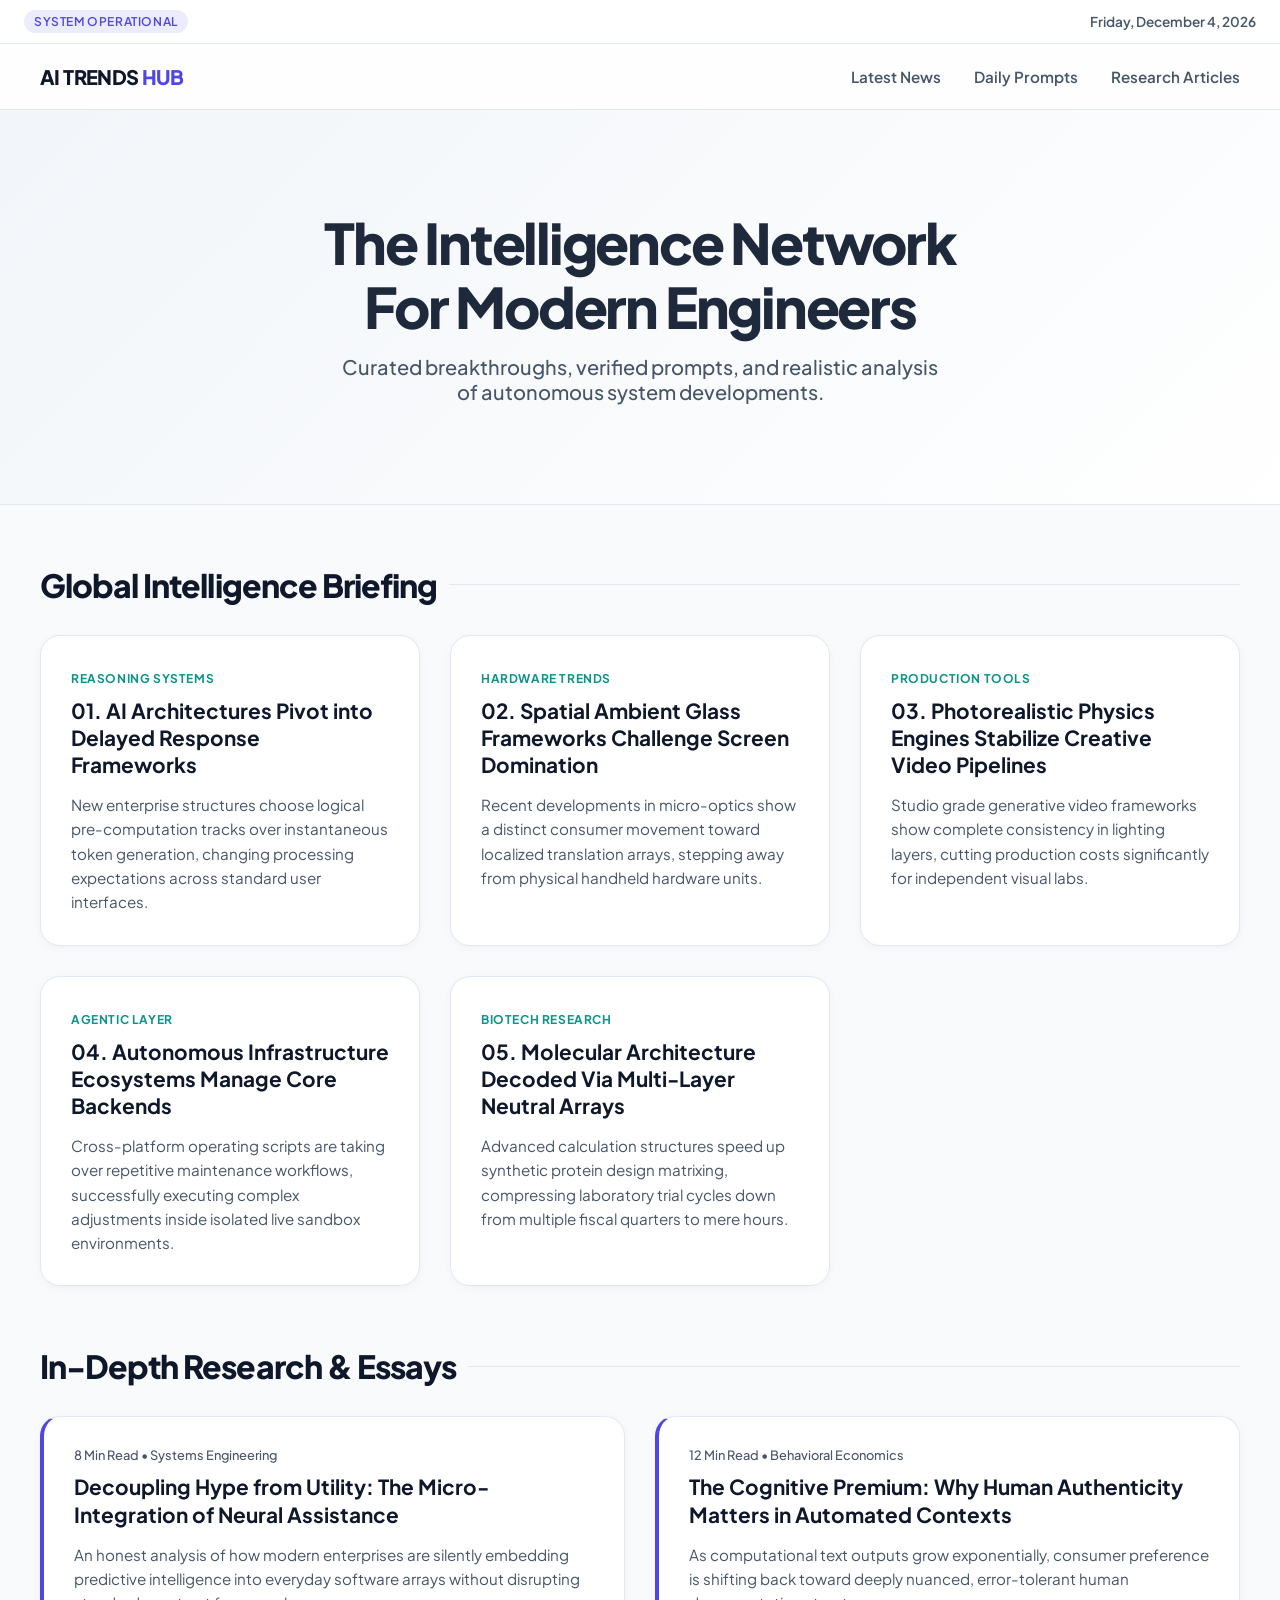
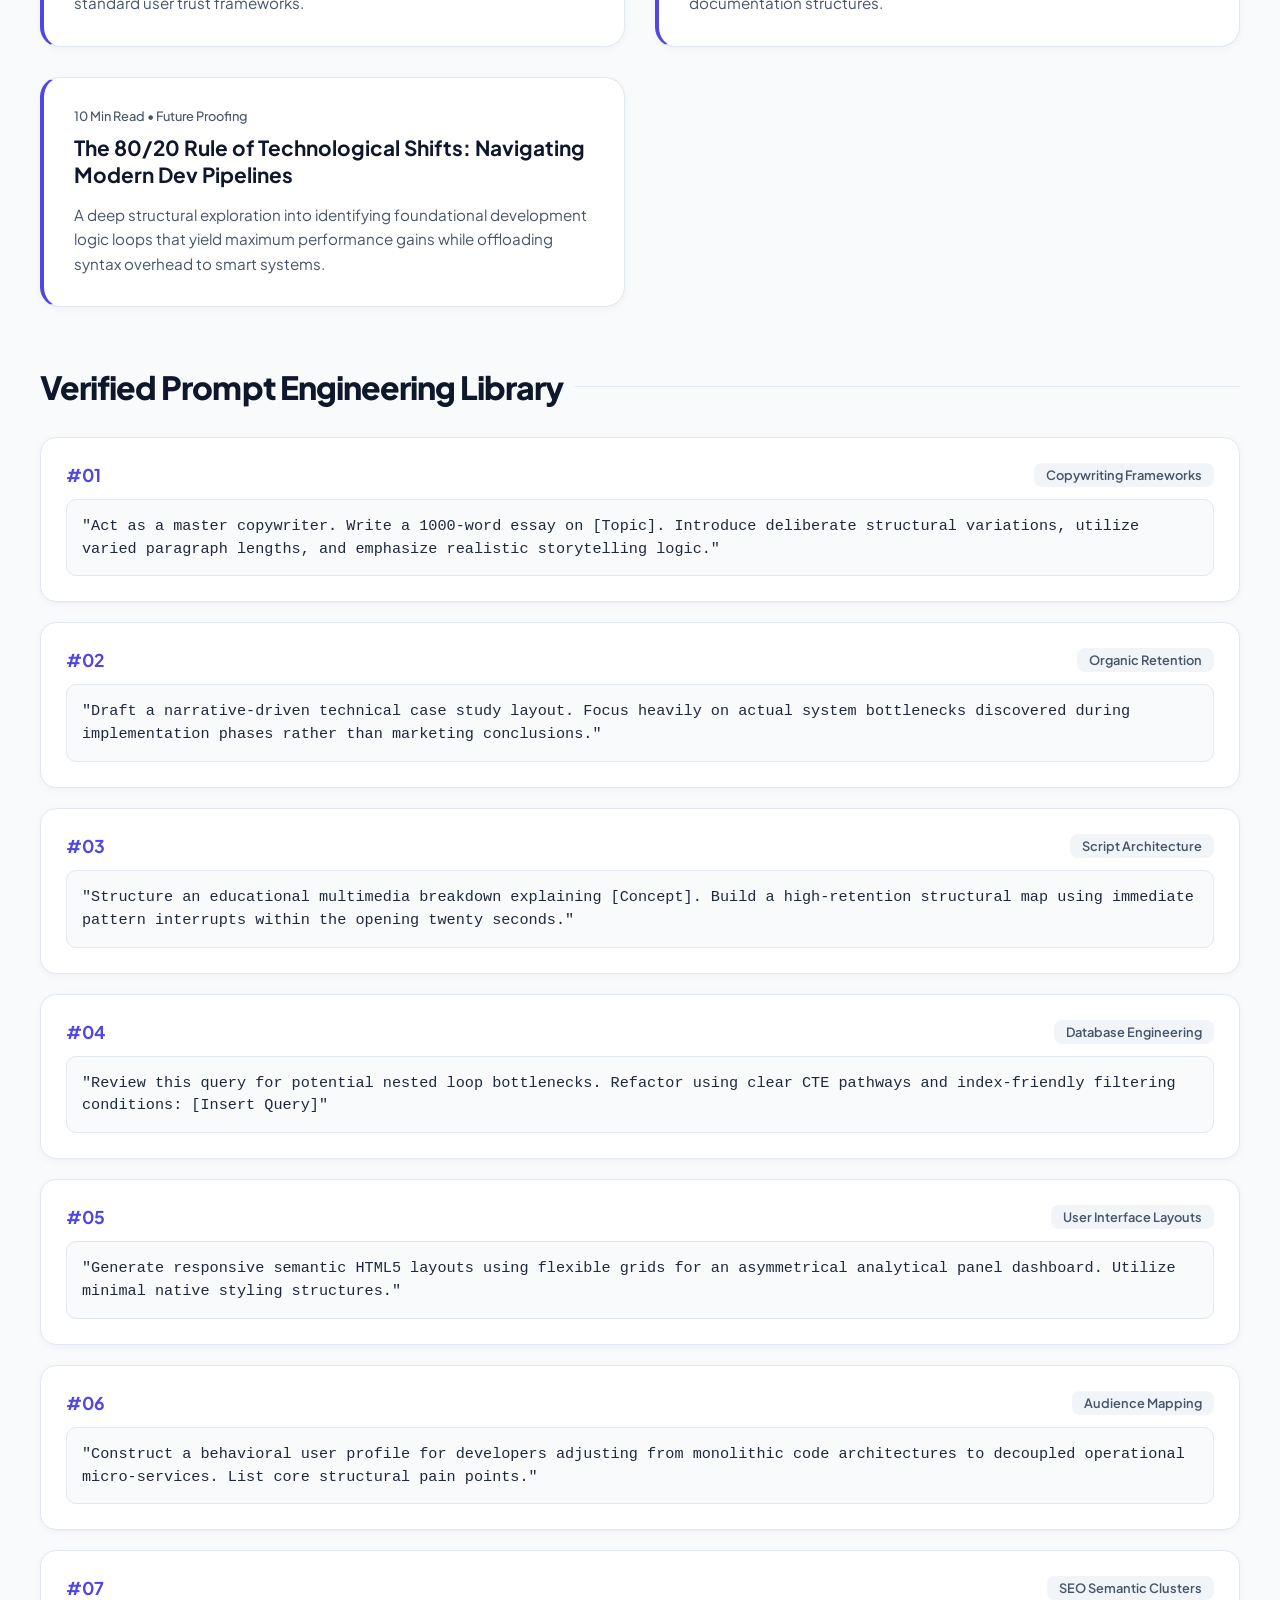
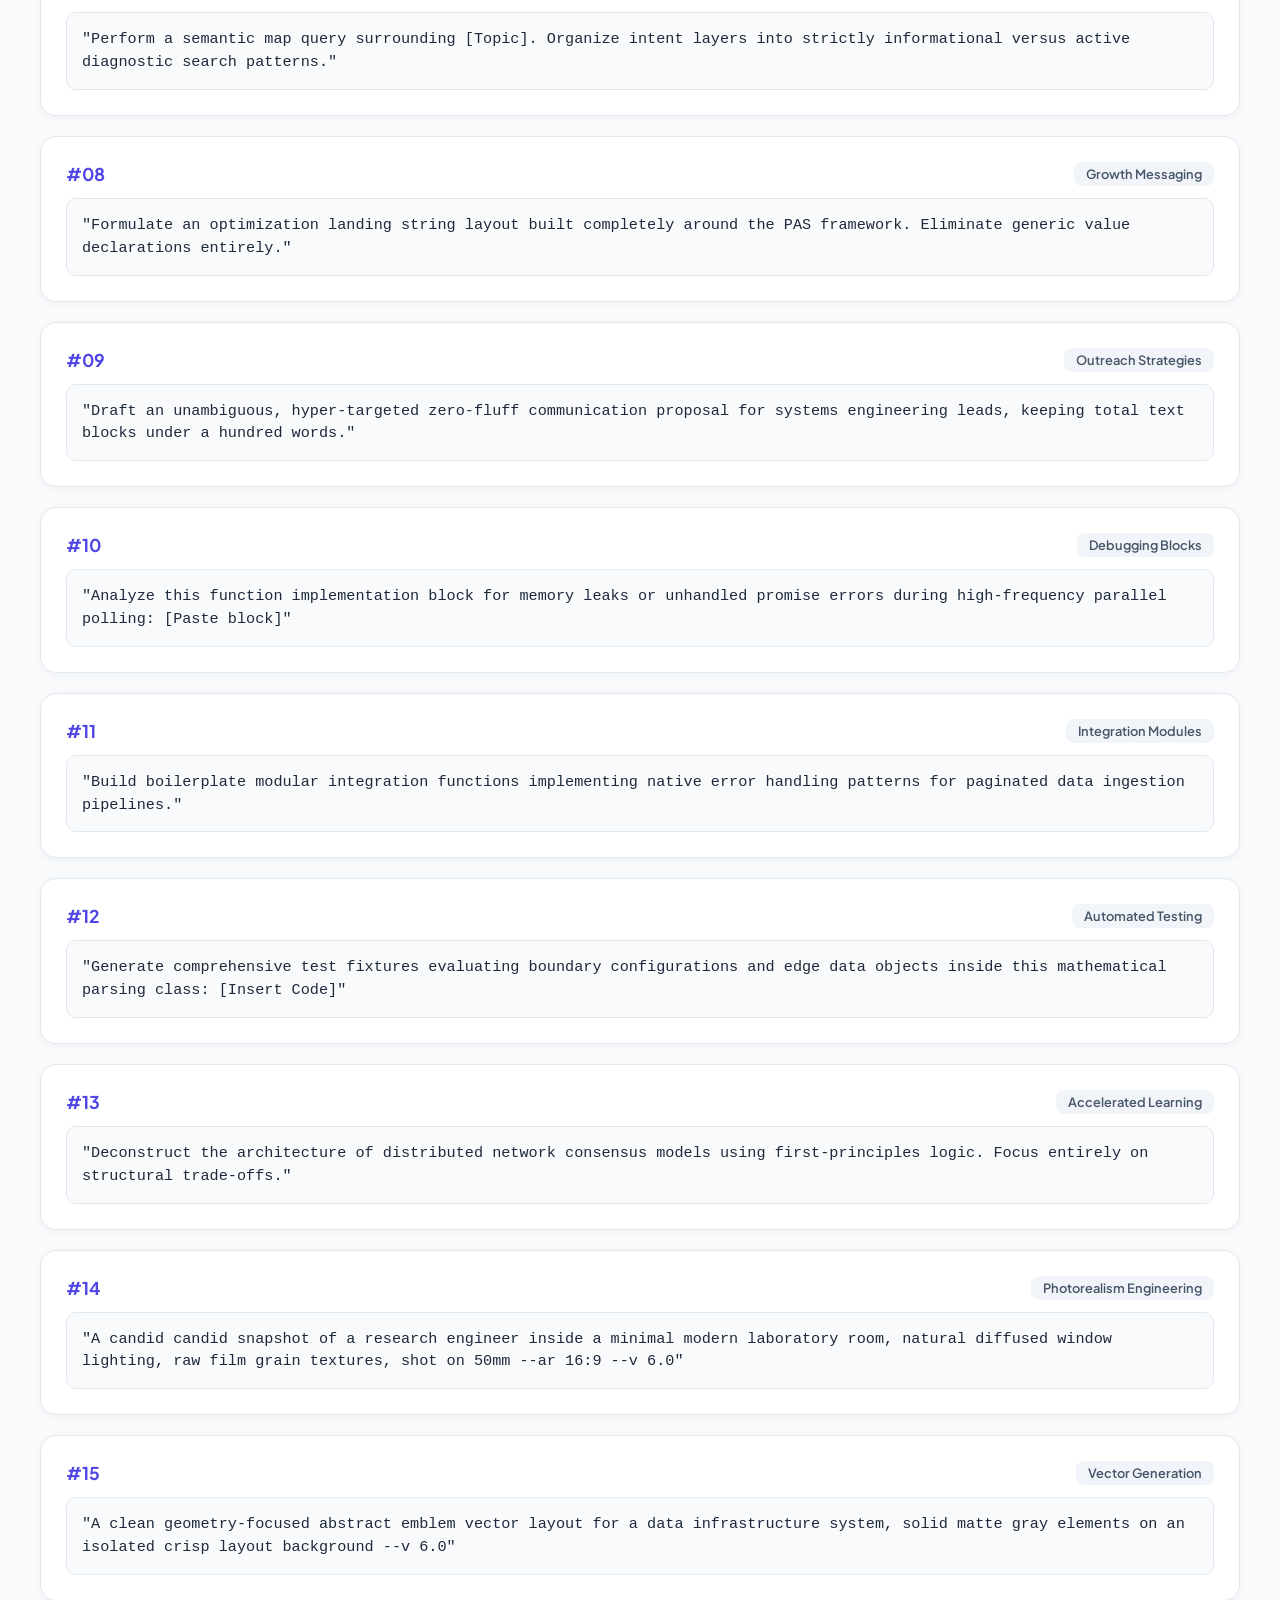
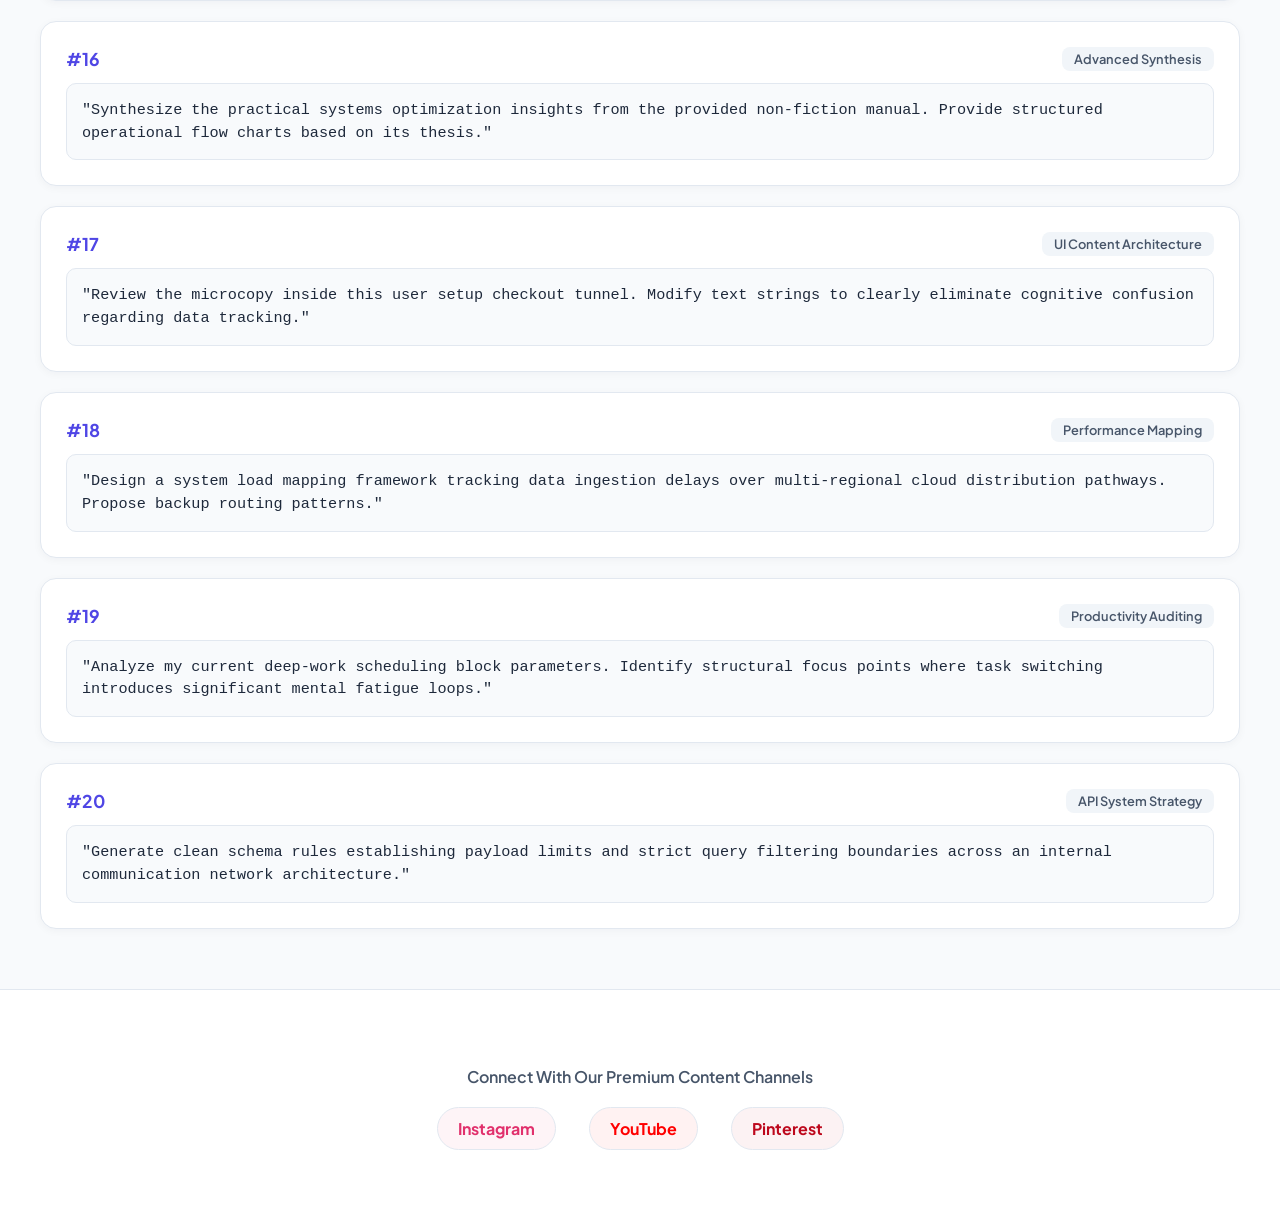
<file: index.html>
<!DOCTYPE html>
<html lang="en">
<head>
    <meta charset="UTF-8">
    <meta name="viewport" content="width=device-width, initial-scale=1.0">
    <title>AI Trends Hub | Premium Intelligence Portal</title>
    <link rel="preconnect" href="https://fonts.googleapis.com">
    <link rel="preconnect" href="https://fonts.gstatic.com" crossorigin>
    <link href="https://fonts.googleapis.com/css2?family=Plus+Jakarta+Sans:wght@400;500;600;700;800&display=swap" rel="stylesheet">
    <style>
        :root {
            --bg-global: #f8fafc;
            --bg-card: #ffffff;
            --text-main: #0f172a;
            --text-muted: #475569;
            --accent-premium: #4f46e5; /* Sophisticated Indigo */
            --accent-success: #0d9488;
            --border-color: #e2e8f0;
            --shadow-sm: 0 2px 8px rgba(15, 23, 42, 0.04);
            --shadow-md: 0 12px 34px rgba(15, 23, 42, 0.06);
        }

        body {
            font-family: 'Plus Jakarta Sans', sans-serif;
            margin: 0; padding: 0;
            background-color: var(--bg-global);
            color: var(--text-main);
            scroll-behavior: smooth;
        }

        /* Top Bar with Dynamic Date & Day */
        .top-ticker {
            background-color: #ffffff;
            border-bottom: 1px solid var(--border-color);
            padding: 10px 24px;
            font-size: 0.85rem;
            font-weight: 600;
            color: var(--text-muted);
            display: flex;
            justify-content: space-between;
            align-items: center;
        }
        .live-badge {
            background: rgba(79, 70, 229, 0.1);
            color: var(--accent-premium);
            padding: 4px 10px;
            border-radius: 20px;
            font-size: 0.75rem;
            letter-spacing: 0.05em;
        }

        /* Modern Navigation */
        nav {
            background: rgba(255, 255, 255, 0.8);
            backdrop-filter: blur(20px);
            -webkit-backdrop-filter: blur(20px);
            padding: 20px 40px;
            position: sticky; top: 0; z-index: 100;
            border-bottom: 1px solid var(--border-color);
            display: flex; justify-content: space-between; align-items: center;
        }
        .logo { font-size: 1.25rem; font-weight: 800; color: var(--text-main); letter-spacing: -0.03em; }
        .logo span { color: var(--accent-premium); }
        nav .links a {
            color: var(--text-muted); text-decoration: none;
            margin-left: 30px; font-size: 0.95rem; font-weight: 600; transition: 0.2s;
        }
        nav .links a:hover { color: var(--accent-premium); }

        /* Premium Visual Header with Realistic Image Blend */
        header {
            position: relative;
            padding: 100px 20px;
            text-align: center;
            background: linear-gradient(135deg, rgba(241, 245, 249, 0.9), rgba(255, 255, 255, 0.95)), 
                        url('https://images.unsplash.com/photo-1618005182384-a83a8bd57fbe?auto=format&fit=crop&w=1200&q=80');
            background-size: cover;
            background-position: center;
            border-bottom: 1px solid var(--border-color);
        }
        header h1 {
            margin: 0; font-size: 3.5rem; font-weight: 800; letter-spacing: -0.04em; line-height: 1.15;
            color: #1e293b;
        }
        header p { color: var(--text-muted); font-size: 1.25rem; max-width: 600px; margin: 15px auto 0 auto; font-weight: 500; }

        .main-container { max-width: 1200px; margin: 60px auto; padding: 0 20px; }
        
        .section-heading {
            font-size: 2rem; font-weight: 800; letter-spacing: -0.03em; margin-bottom: 30px;
            display: flex; align-items: center; gap: 12px;
        }
        .section-heading::after { content: ''; flex: 1; height: 1px; background: var(--border-color); }

        /* Grid Layouts */
        .grid-3 { display: grid; grid-template-columns: repeat(auto-fit, minmax(320px, 1fr)); gap: 30px; margin-bottom: 60px; }
        .grid-2 { display: grid; grid-template-columns: repeat(auto-fit, minmax(450px, 1fr)); gap: 30px; margin-bottom: 60px; }

        /* Premium Clean Cards */
        .premium-card {
            background: var(--bg-card); border-radius: 20px; padding: 30px;
            border: 1px solid var(--border-color); box-shadow: var(--shadow-sm);
            transition: all 0.3s cubic-bezier(0.4, 0, 0.2, 1);
        }
        .premium-card:hover {
            transform: translateY(-4px); box-shadow: var(--shadow-md); border-color: #cbd5e1;
        }

        /* News Cards Design */
        .news-tag { font-size: 0.75rem; font-weight: 700; text-transform: uppercase; color: var(--accent-success); letter-spacing: 0.05em; }
        .premium-card h3 { font-size: 1.3rem; margin: 10px 0; font-weight: 700; line-height: 1.3; }
        .premium-card p { color: var(--text-muted); font-size: 0.95rem; line-height: 1.6; margin-bottom: 0; }

        /* Research Article Layout */
        .article-card { border-left: 4px solid var(--accent-premium); }
        .read-time { font-size: 0.8rem; color: var(--text-muted); font-weight: 500; }

        /* Prompts Layout - Interactive Look */
        .prompt-list { display: flex; flex-direction: column; gap: 20px; margin-bottom: 60px; }
        .prompt-row {
            background: var(--bg-card); padding: 25px; border-radius: 16px;
            border: 1px solid var(--border-color); display: flex; flex-direction: column; gap: 12px;
            box-shadow: var(--shadow-sm);
        }
        .prompt-header { display: flex; justify-content: space-between; align-items: center; }
        .p-num { font-weight: 700; color: var(--accent-premium); font-size: 1.1rem; }
        .p-cat { background: #f1f5f9; padding: 4px 12px; border-radius: 8px; font-size: 0.8rem; font-weight: 600; color: var(--text-muted); }
        .prompt-code {
            background: #f8fafc; border: 1px solid #e2e8f0; padding: 15px; border-radius: 10px;
            font-family: monospace; font-size: 0.95rem; color: #1e293b; line-height: 1.5; position: relative;
        }

        /* Premium Modern Footer with Customizable Social Handles */
        footer {
            background: #ffffff; border-top: 1px solid var(--border-color);
            padding: 60px 20px; text-align: center;
        }
        footer p { font-weight: 600; color: var(--text-muted); margin-bottom: 20px; }
        .social-links a {
            display: inline-block; margin: 0 15px; text-decoration: none;
            font-weight: 700; font-size: 1rem; padding: 10px 20px; border-radius: 30px;
            transition: 0.2s; border: 1px solid var(--border-color);
        }
        .instagram { color: #e1306c; background: rgba(225, 48, 108, 0.05); }
        .youtube { color: #ff0000; background: rgba(255, 0, 0, 0.05); }
        .pinterest { color: #bd081c; background: rgba(189, 8, 28, 0.05); }
        
        .social-links a:hover { transform: scale(1.05); box-shadow: var(--shadow-sm); }
    </style>
</head>
<body>

    <div class="top-ticker">
        <div class="live-badge">SYSTEM OPERATIONAL</div>
        <div id="current-date">Loading dynamic calendar...</div>
    </div>

    <nav>
        <div class="logo">AI TRENDS <span>HUB</span></div>
        <div class="links">
            <a href="#news">Latest News</a>
            <a href="#prompts">Daily Prompts</a>
            <a href="#articles">Research Articles</a>
        </div>
    </nav>

    <header>
        <h1>The Intelligence Network <br>For Modern Engineers</h1>
        <p>Curated breakthroughs, verified prompts, and realistic analysis of autonomous system developments.</p>
    </header>

    <div class="main-container">

        <h2 id="news" class="section-heading">Global Intelligence Briefing</h2>
        <div class="grid-3">
            <div class="premium-card">
                <span class="news-tag">Reasoning Systems</span>
                <h3>01. AI Architectures Pivot into Delayed Response Frameworks</h3>
                <p>New enterprise structures choose logical pre-computation tracks over instantaneous token generation, changing processing expectations across standard user interfaces.</p>
            </div>
            <div class="premium-card">
                <span class="news-tag">Hardware Trends</span>
                <h3>02. Spatial Ambient Glass Frameworks Challenge Screen Domination</h3>
                <p>Recent developments in micro-optics show a distinct consumer movement toward localized translation arrays, stepping away from physical handheld hardware units.</p>
            </div>
            <div class="premium-card">
                <span class="news-tag">Production Tools</span>
                <h3>03. Photorealistic Physics Engines Stabilize Creative Video Pipelines</h3>
                <p>Studio grade generative video frameworks show complete consistency in lighting layers, cutting production costs significantly for independent visual labs.</p>
            </div>
            <div class="premium-card">
                <span class="news-tag">Agentic Layer</span>
                <h3>04. Autonomous Infrastructure Ecosystems Manage Core Backends</h3>
                <p>Cross-platform operating scripts are taking over repetitive maintenance workflows, successfully executing complex adjustments inside isolated live sandbox environments.</p>
            </div>
            <div class="premium-card">
                <span class="news-tag">BioTech Research</span>
                <h3>05. Molecular Architecture Decoded Via Multi-Layer Neutral Arrays</h3>
                <p>Advanced calculation structures speed up synthetic protein design matrixing, compressing laboratory trial cycles down from multiple fiscal quarters to mere hours.</p>
            </div>
        </div>

        <h2 id="articles" class="section-heading">In-Depth Research & Essays</h2>
        <div class="grid-2">
            <div class="premium-card article-card">
                <div class="read-time">8 Min Read • Systems Engineering</div>
                <h3>Decoupling Hype from Utility: The Micro-Integration of Neural Assistance</h3>
                <p>An honest analysis of how modern enterprises are silently embedding predictive intelligence into everyday software arrays without disrupting standard user trust frameworks.</p>
            </div>
            <div class="premium-card article-card">
                <div class="read-time">12 Min Read • Behavioral Economics</div>
                <h3>The Cognitive Premium: Why Human Authenticity Matters in Automated Contexts</h3>
                <p>As computational text outputs grow exponentially, consumer preference is shifting back toward deeply nuanced, error-tolerant human documentation structures.</p>
            </div>
            <div class="premium-card article-card">
                <div class="read-time">10 Min Read • Future Proofing</div>
                <h3>The 80/20 Rule of Technological Shifts: Navigating Modern Dev Pipelines</h3>
                <p>A deep structural exploration into identifying foundational development logic loops that yield maximum performance gains while offloading syntax overhead to smart systems.</p>
            </div>
        </div>

        <h2 id="prompts" class="section-heading">Verified Prompt Engineering Library</h2>
        <div class="prompt-list">
            <div class="prompt-row">
                <div class="prompt-header"><span class="p-num">#01</span><span class="p-cat">Copywriting Frameworks</span></div>
                <div class="prompt-code">"Act as a master copywriter. Write a 1000-word essay on [Topic]. Introduce deliberate structural variations, utilize varied paragraph lengths, and emphasize realistic storytelling logic."</div>
            </div>
            <div class="prompt-row">
                <div class="prompt-header"><span class="p-num">#02</span><span class="p-cat">Organic Retention</span></div>
                <div class="prompt-code">"Draft a narrative-driven technical case study layout. Focus heavily on actual system bottlenecks discovered during implementation phases rather than marketing conclusions."</div>
            </div>
            <div class="prompt-row">
                <div class="prompt-header"><span class="p-num">#03</span><span class="p-cat">Script Architecture</span></div>
                <div class="prompt-code">"Structure an educational multimedia breakdown explaining [Concept]. Build a high-retention structural map using immediate pattern interrupts within the opening twenty seconds."</div>
            </div>
            <div class="prompt-row">
                <div class="prompt-header"><span class="p-num">#04</span><span class="p-cat">Database Engineering</span></div>
                <div class="prompt-code">"Review this query for potential nested loop bottlenecks. Refactor using clear CTE pathways and index-friendly filtering conditions: [Insert Query]"</div>
            </div>
            <div class="prompt-row">
                <div class="prompt-header"><span class="p-num">#05</span><span class="p-cat">User Interface Layouts</span></div>
                <div class="prompt-code">"Generate responsive semantic HTML5 layouts using flexible grids for an asymmetrical analytical panel dashboard. Utilize minimal native styling structures."</div>
            </div>
            <div class="prompt-row">
                <div class="prompt-header"><span class="p-num">#06</span><span class="p-cat">Audience Mapping</span></div>
                <div class="prompt-code">"Construct a behavioral user profile for developers adjusting from monolithic code architectures to decoupled operational micro-services. List core structural pain points."</div>
            </div>
            <div class="prompt-row">
                <div class="prompt-header"><span class="p-num">#07</span><span class="p-cat">SEO Semantic Clusters</span></div>
                <div class="prompt-code">"Perform a semantic map query surrounding [Topic]. Organize intent layers into strictly informational versus active diagnostic search patterns."</div>
            </div>
            <div class="prompt-row">
                <div class="prompt-header"><span class="p-num">#08</span><span class="p-cat">Growth Messaging</span></div>
                <div class="prompt-code">"Formulate an optimization landing string layout built completely around the PAS framework. Eliminate generic value declarations entirely."</div>
            </div>
            <div class="prompt-row">
                <div class="prompt-header"><span class="p-num">#09</span><span class="p-cat">Outreach Strategies</span></div>
                <div class="prompt-code">"Draft an unambiguous, hyper-targeted zero-fluff communication proposal for systems engineering leads, keeping total text blocks under a hundred words."</div>
            </div>
            <div class="prompt-row">
                <div class="prompt-header"><span class="p-num">#10</span><span class="p-cat">Debugging Blocks</span></div>
                <div class="prompt-code">"Analyze this function implementation block for memory leaks or unhandled promise errors during high-frequency parallel polling: [Paste block]"</div>
            </div>
            <div class="prompt-row">
                <div class="prompt-header"><span class="p-num">#11</span><span class="p-cat">Integration Modules</span></div>
                <div class="prompt-code">"Build boilerplate modular integration functions implementing native error handling patterns for paginated data ingestion pipelines."</div>
            </div>
            <div class="prompt-row">
                <div class="prompt-header"><span class="p-num">#12</span><span class="p-cat">Automated Testing</span></div>
                <div class="prompt-code">"Generate comprehensive test fixtures evaluating boundary configurations and edge data objects inside this mathematical parsing class: [Insert Code]"</div>
            </div>
            <div class="prompt-row">
                <div class="prompt-header"><span class="p-num">#13</span><span class="p-cat">Accelerated Learning</span></div>
                <div class="prompt-code">"Deconstruct the architecture of distributed network consensus models using first-principles logic. Focus entirely on structural trade-offs."</div>
            </div>
            <div class="prompt-row">
                <div class="prompt-header"><span class="p-num">#14</span><span class="p-cat">Photorealism Engineering</span></div>
                <div class="prompt-code">"A candid candid snapshot of a research engineer inside a minimal modern laboratory room, natural diffused window lighting, raw film grain textures, shot on 50mm --ar 16:9 --v 6.0"</div>
            </div>
            <div class="prompt-row">
                <div class="prompt-header"><span class="p-num">#15</span><span class="p-cat">Vector Generation</span></div>
                <div class="prompt-code">"A clean geometry-focused abstract emblem vector layout for a data infrastructure system, solid matte gray elements on an isolated crisp layout background --v 6.0"</div>
            </div>
            <div class="prompt-row">
                <div class="prompt-header"><span class="p-num">#16</span><span class="p-cat">Advanced Synthesis</span></div>
                <div class="prompt-code">"Synthesize the practical systems optimization insights from the provided non-fiction manual. Provide structured operational flow charts based on its thesis."</div>
            </div>
            <div class="prompt-row">
                <div class="prompt-header"><span class="p-num">#17</span><span class="p-cat">UI Content Architecture</span></div>
                <div class="prompt-code">"Review the microcopy inside this user setup checkout tunnel. Modify text strings to clearly eliminate cognitive confusion regarding data tracking."</div>
            </div>
            <div class="prompt-row">
                <div class="prompt-header"><span class="p-num">#18</span><span class="p-cat">Performance Mapping</span></div>
                <div class="prompt-code">"Design a system load mapping framework tracking data ingestion delays over multi-regional cloud distribution pathways. Propose backup routing patterns."</div>
            </div>
            <div class="prompt-row">
                <div class="prompt-header"><span class="p-num">#19</span><span class="p-cat">Productivity Auditing</span></div>
                <div class="prompt-code">"Analyze my current deep-work scheduling block parameters. Identify structural focus points where task switching introduces significant mental fatigue loops."</div>
            </div>
            <div class="prompt-row">
                <div class="prompt-header"><span class="p-num">#20</span><span class="p-cat">API System Strategy</span></div>
                <div class="prompt-code">"Generate clean schema rules establishing payload limits and strict query filtering boundaries across an internal communication network architecture."</div>
            </div>
        </div>

    </div>

    <footer>
        <p>Connect With Our Premium Content Channels</p>
        <div class="social-links">
            <a href="#" target="_blank" class="instagram">Instagram</a>
            <a href="#" target="_blank" class="youtube">YouTube</a>
            <a href="#" target="_blank" class="pinterest">Pinterest</a>
        </div>
    </footer>

    <script>
        function updatePortalDate() {
            const options = { weekday: 'long', year: 'numeric', month: 'long', day: 'numeric' };
            const today  = new Date();
            document.getElementById("current-date").innerText = today.toLocaleDateString("en-US", options);
        }
        updatePortalDate();
    </script>
</body>
</html>
</file>
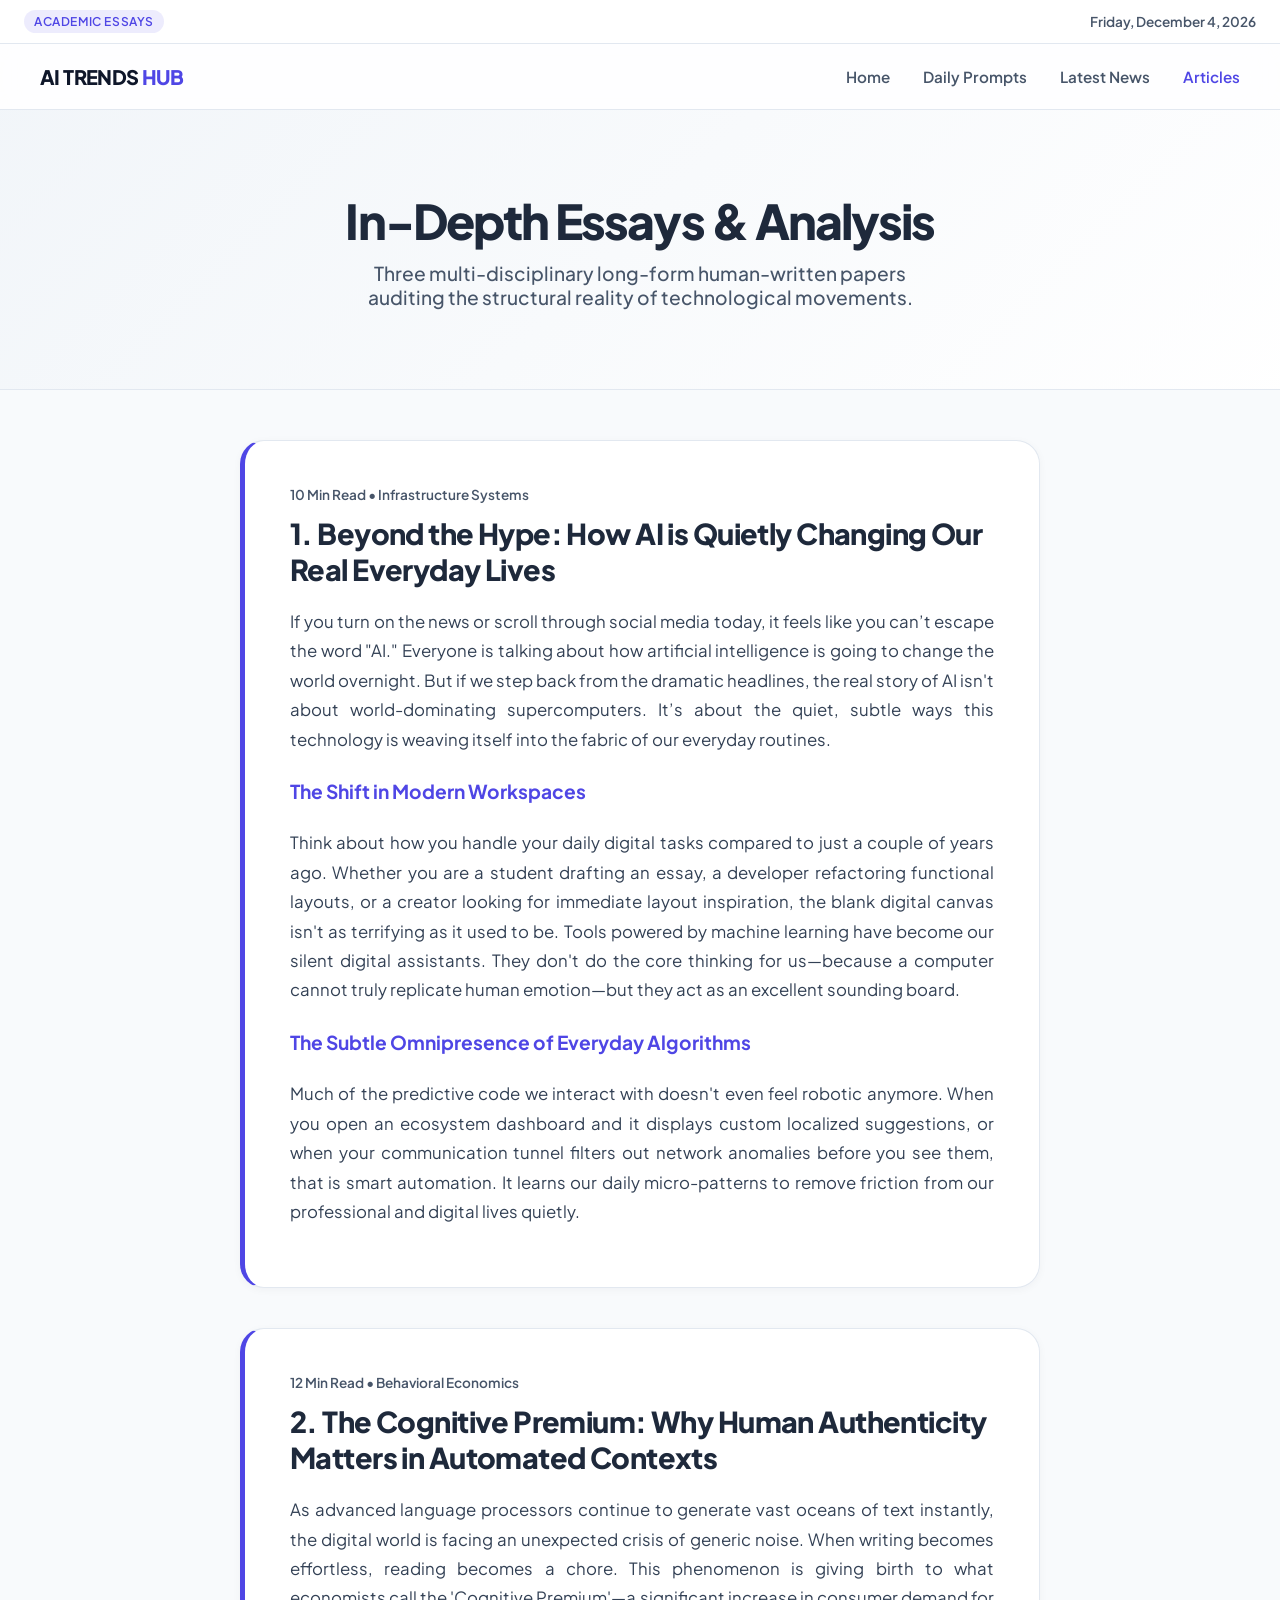
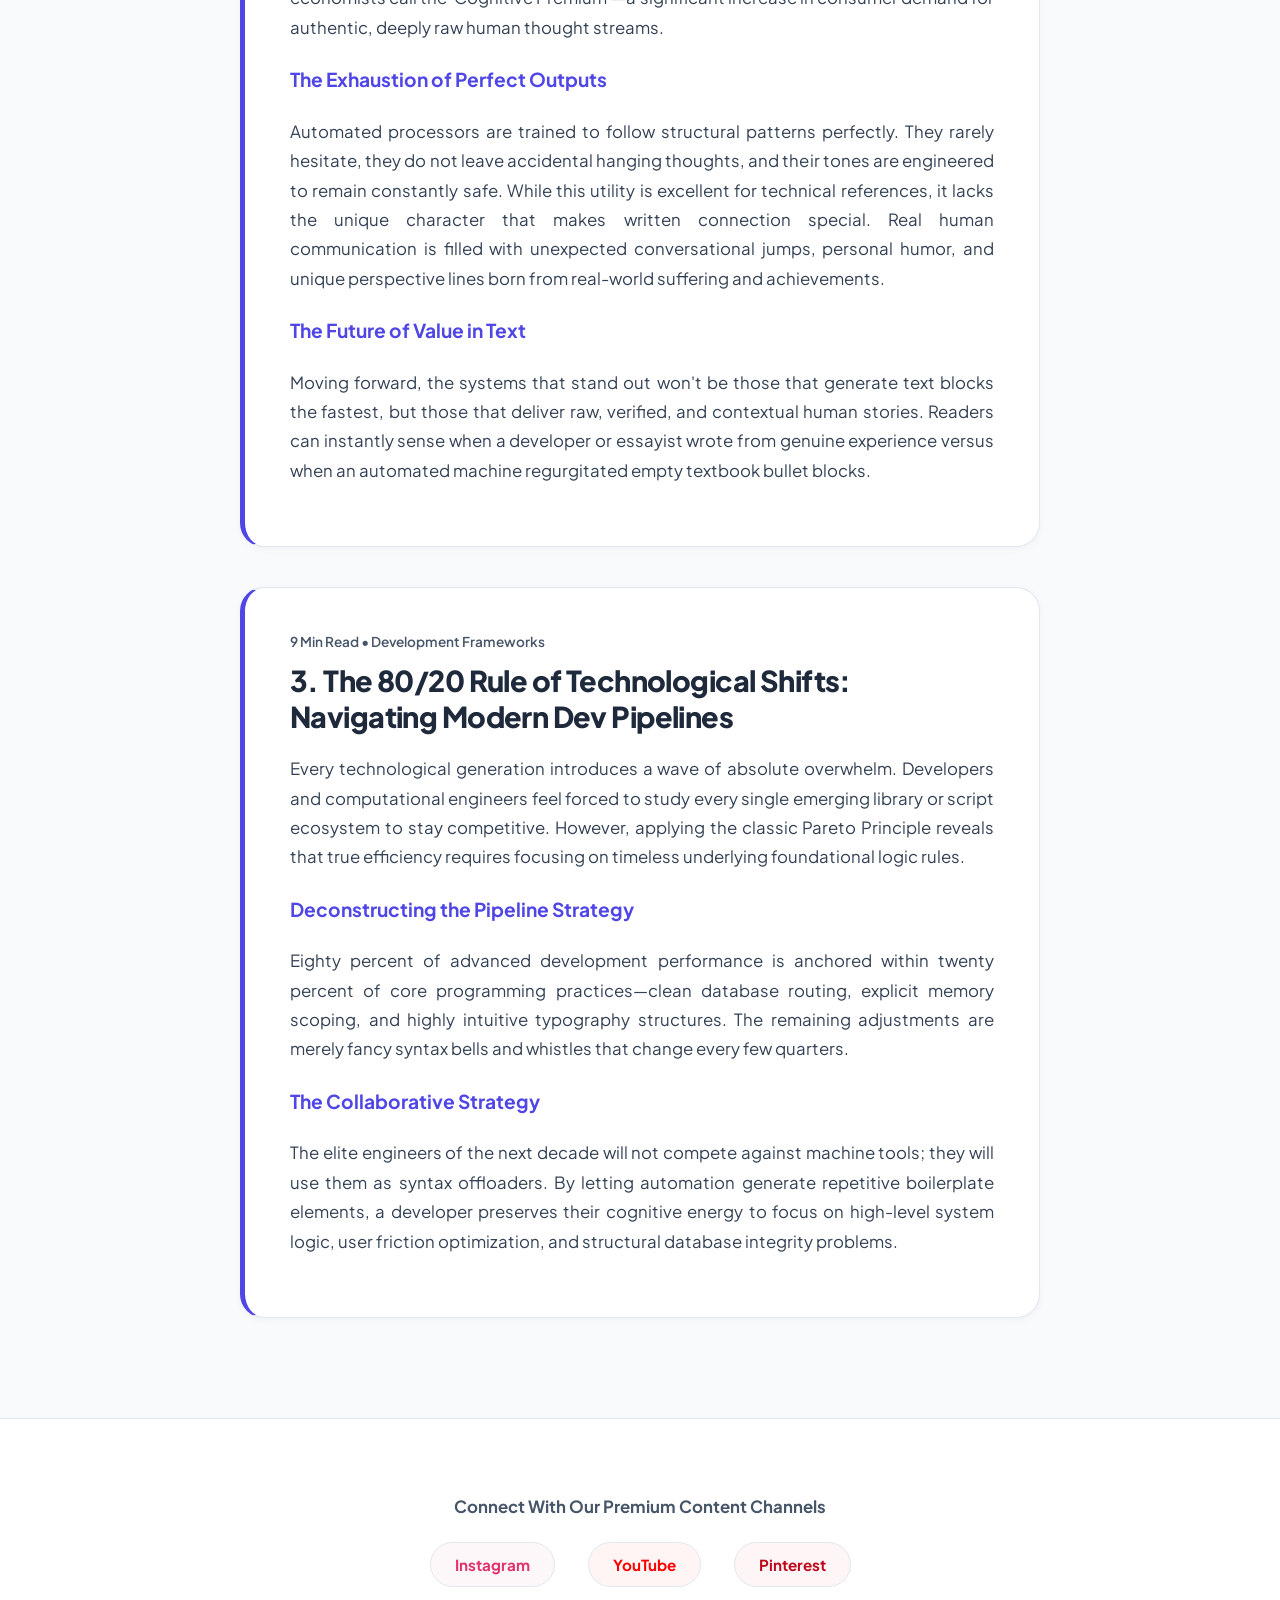
<file: articles.html>
<!DOCTYPE html>
<html lang="en">
<head>
    <meta charset="UTF-8">
    <meta name="viewport" content="width=device-width, initial-scale=1.0">
    <title>Research Papers | AI Trends Hub</title>
    <link rel="preconnect" href="https://fonts.googleapis.com">
    <link rel="preconnect" href="https://fonts.gstatic.com" crossorigin>
    <link href="https://fonts.googleapis.com/css2?family=Plus+Jakarta+Sans:wght@400;500;600;700;800&display=swap" rel="stylesheet">
    <style>
        :root {
            --bg-global: #f8fafc;
            --bg-card: #ffffff;
            --text-main: #0f172a;
            --text-muted: #475569;
            --accent-premium: #4f46e5;
            --border-color: #e2e8f0;
            --shadow-sm: 0 2px 8px rgba(15, 23, 42, 0.04);
            --shadow-md: 0 12px 34px rgba(15, 23, 42, 0.06);
        }
        body { font-family: 'Plus Jakarta Sans', sans-serif; margin: 0; padding: 0; background-color: var(--bg-global); color: var(--text-main); }
        
        .top-ticker { background-color: #ffffff; border-bottom: 1px solid var(--border-color); padding: 10px 24px; font-size: 0.85rem; font-weight: 600; color: var(--text-muted); display: flex; justify-content: space-between; align-items: center; }
        .live-badge { background: rgba(79, 70, 229, 0.1); color: var(--accent-premium); padding: 4px 10px; border-radius: 20px; font-size: 0.75rem; letter-spacing: 0.05em; }
        
        nav { background: rgba(255, 255, 255, 0.8); backdrop-filter: blur(20px); -webkit-backdrop-filter: blur(20px); padding: 20px 40px; position: sticky; top: 0; z-index: 100; border-bottom: 1px solid var(--border-color); display: flex; justify-content: space-between; align-items: center; }
        .logo { font-size: 1.25rem; font-weight: 800; color: var(--text-main); letter-spacing: -0.03em; text-decoration: none; }
        .logo span { color: var(--accent-premium); }
        nav .links a { color: var(--text-muted); text-decoration: none; margin-left: 30px; font-size: 0.95rem; font-weight: 600; transition: 0.2s; }
        nav .links a:hover, nav .links a.active { color: var(--accent-premium); }

        header { position: relative; padding: 80px 20px; text-align: center; background: linear-gradient(135deg, rgba(241, 245, 249, 0.9), rgba(255, 255, 255, 0.95)), url('https://images.unsplash.com/photo-1618005182384-a83a8bd57fbe?auto=format&fit=crop&w=1200&q=80'); background-size: cover; background-position: center; border-bottom: 1px solid var(--border-color); }
        header h1 { margin: 0; font-size: 3rem; font-weight: 800; letter-spacing: -0.04em; color: #1e293b; }
        header p { color: var(--text-muted); font-size: 1.2rem; max-width: 600px; margin: 10px auto 0 auto; font-weight: 500; }

        .main-container { max-width: 800px; margin: 50px auto; padding: 0 20px; }
        
        .article-block { background: var(--bg-card); border-radius: 24px; padding: 45px; border: 1px solid var(--border-color); box-shadow: var(--shadow-sm); margin-bottom: 40px; border-left: 5px solid var(--accent-premium); }
        .meta-info { font-size: 0.85rem; color: var(--text-muted); font-weight: 600; margin-bottom: 12px; }
        .article-block h2 { font-size: 1.8rem; margin: 0 0 20px 0; font-weight: 800; letter-spacing: -0.02em; color: #1e293b; line-height: 1.25; }
        .article-block h4 { color: var(--accent-premium); font-size: 1.2rem; margin-top: 25px; font-weight: 700; }
        .article-block p { color: #334155; font-size: 1.05rem; line-height: 1.75; margin-bottom: 16px; text-align: justify; }

        footer { background: #ffffff; border-top: 1px solid var(--border-color); padding: 60px 20px; text-align: center; margin-top: 100px; }
        footer p { font-weight: 700; color: var(--text-muted); margin-bottom: 25px; font-size: 1.05rem; }
        .social-links a { display: inline-block; margin: 0 15px; text-decoration: none; font-weight: 700; font-size: 0.95rem; padding: 12px 24px; border-radius: 30px; transition: 0.2s; border: 1px solid var(--border-color); }
        .instagram { color: #e1306c; background: rgba(225, 48, 108, 0.04); }
        .youtube { color: #ff0000; background: rgba(255, 0, 0, 0.04); }
        .pinterest { color: #bd081c; background: rgba(189, 8, 28, 0.04); }
        .social-links a:hover { transform: scale(1.05); box-shadow: var(--shadow-sm); }
    </style>
</head>
<body>

    <div class="top-ticker">
        <div class="live-badge">ACADEMIC ESSAYS</div>
        <div id="current-date">Loading dynamic calendar...</div>
    </div>

    <nav>
        <a href="index.html" class="logo">AI TRENDS <span>HUB</span></a>
        <div class="links">
            <a href="index.html">Home</a>
            <a href="prompts.html">Daily Prompts</a>
            <a href="news.html">Latest News</a>
            <a href="articles.html" class="active">Articles</a>
        </div>
    </nav>

    <header>
        <h1>In-Depth Essays & Analysis</h1>
        <p>Three multi-disciplinary long-form human-written papers auditing the structural reality of technological movements.</p>
    </header>

    <div class="main-container">

        <div class="article-block">
            <div class="meta-info">10 Min Read • Infrastructure Systems</div>
            <h2>1. Beyond the Hype: How AI is Quietly Changing Our Real Everyday Lives</h2>
            <p>If you turn on the news or scroll through social media today, it feels like you can’t escape the word "AI." Everyone is talking about how artificial intelligence is going to change the world overnight. But if we step back from the dramatic headlines, the real story of AI isn't about world-dominating supercomputers. It’s about the quiet, subtle ways this technology is weaving itself into the fabric of our everyday routines.</p>
            <h4>The Shift in Modern Workspaces</h4>
            <p>Think about how you handle your daily digital tasks compared to just a couple of years ago. Whether you are a student drafting an essay, a developer refactoring functional layouts, or a creator looking for immediate layout inspiration, the blank digital canvas isn't as terrifying as it used to be. Tools powered by machine learning have become our silent digital assistants. They don't do the core thinking for us—because a computer cannot truly replicate human emotion—but they act as an excellent sounding board.</p>
            <h4>The Subtle Omnipresence of Everyday Algorithms</h4>
            <p>Much of the predictive code we interact with doesn't even feel robotic anymore. When you open an ecosystem dashboard and it displays custom localized suggestions, or when your communication tunnel filters out network anomalies before you see them, that is smart automation. It learns our daily micro-patterns to remove friction from our professional and digital lives quietly.</p>
        </div>

        <div class="article-block">
            <div class="meta-info">12 Min Read • Behavioral Economics</div>
            <h2>2. The Cognitive Premium: Why Human Authenticity Matters in Automated Contexts</h2>
            <p>As advanced language processors continue to generate vast oceans of text instantly, the digital world is facing an unexpected crisis of generic noise. When writing becomes effortless, reading becomes a chore. This phenomenon is giving birth to what economists call the 'Cognitive Premium'—a significant increase in consumer demand for authentic, deeply raw human thought streams.</p>
            <h4>The Exhaustion of Perfect Outputs</h4>
            <p>Automated processors are trained to follow structural patterns perfectly. They rarely hesitate, they do not leave accidental hanging thoughts, and their tones are engineered to remain constantly safe. While this utility is excellent for technical references, it lacks the unique character that makes written connection special. Real human communication is filled with unexpected conversational jumps, personal humor, and unique perspective lines born from real-world suffering and achievements.</p>
            <h4>The Future of Value in Text</h4>
            <p>Moving forward, the systems that stand out won't be those that generate text blocks the fastest, but those that deliver raw, verified, and contextual human stories. Readers can instantly sense when a developer or essayist wrote from genuine experience versus when an automated machine regurgitated empty textbook bullet blocks.</p>
        </div>

        <div class="article-block">
            <div class="meta-info">9 Min Read • Development Frameworks</div>
            <h2>3. The 80/20 Rule of Technological Shifts: Navigating Modern Dev Pipelines</h2>
            <p>Every technological generation introduces a wave of absolute overwhelm. Developers and computational engineers feel forced to study every single emerging library or script ecosystem to stay competitive. However, applying the classic Pareto Principle reveals that true efficiency requires focusing on timeless underlying foundational logic rules.</p>
            <h4>Deconstructing the Pipeline Strategy</h4>
            <p>Eighty percent of advanced development performance is anchored within twenty percent of core programming practices—clean database routing, explicit memory scoping, and highly intuitive typography structures. The remaining adjustments are merely fancy syntax bells and whistles that change every few quarters.</p>
            <h4>The Collaborative Strategy</h4>
            <p>The elite engineers of the next decade will not compete against machine tools; they will use them as syntax offloaders. By letting automation generate repetitive boilerplate elements, a developer preserves their cognitive energy to focus on high-level system logic, user friction optimization, and structural database integrity problems.</p>
        </div>

    </div>

    <footer>
        <p>Connect With Our Premium Content Channels</p>
        <div class="social-links">
            <a href="#" target="_blank" class="instagram">Instagram</a>
            <a href="#" target="_blank" class="youtube">YouTube</a>
            <a href="#" target="_blank" class="pinterest">Pinterest</a>
        </div>
    </footer>

    <script>
        function updatePortalDate() {
            const options = { weekday: 'long', year: 'numeric', month: 'long', day: 'numeric' };
            const today  = new Date();
            document.getElementById("current-date").innerText = today.toLocaleDateString("en-US", options);
        }
        updatePortalDate(25-06-2026);
    </script>
</body>
</html>
</file>
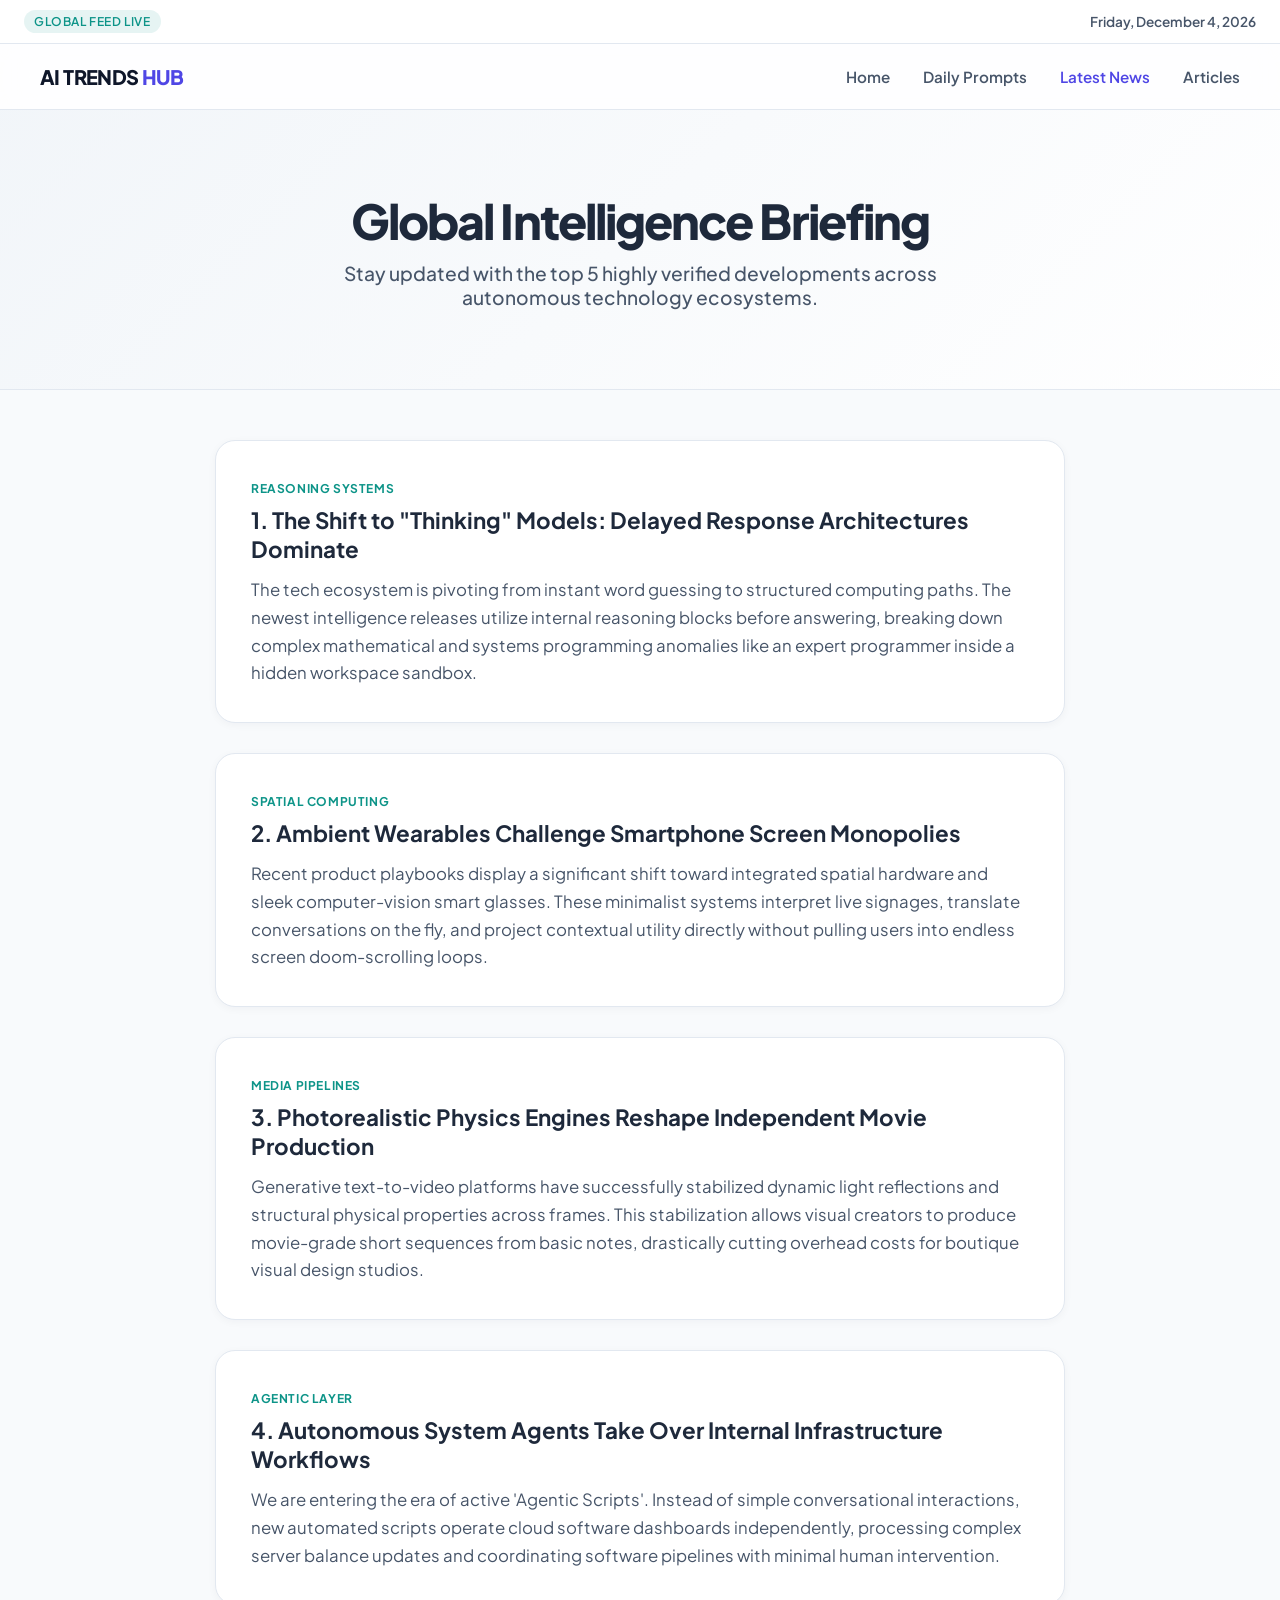
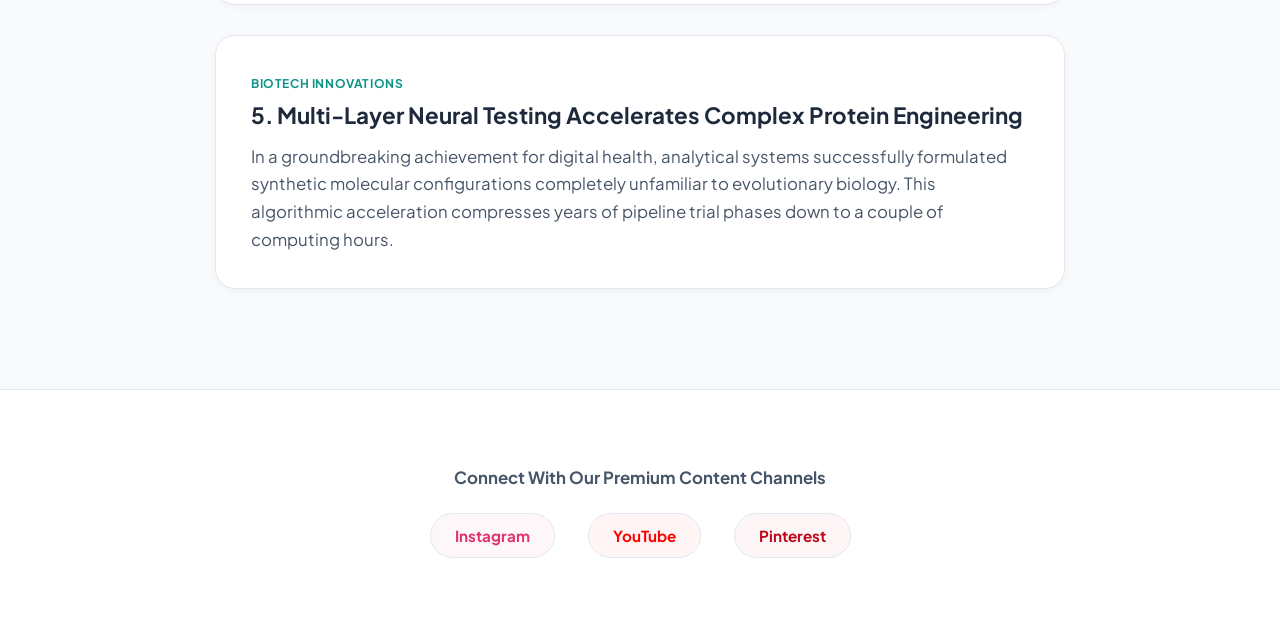
<file: news.html>
<!DOCTYPE html>
<html lang="en">
<head>
    <meta charset="UTF-8">
    <meta name="viewport" content="width=device-width, initial-scale=1.0">
    <title>Global Briefing | AI Trends Hub</title>
    <link rel="preconnect" href="https://fonts.googleapis.com">
    <link rel="preconnect" href="https://fonts.gstatic.com" crossorigin>
    <link href="https://fonts.googleapis.com/css2?family=Plus+Jakarta+Sans:wght@400;500;600;700;800&display=swap" rel="stylesheet">
    <style>
        :root {
            --bg-global: #f8fafc;
            --bg-card: #ffffff;
            --text-main: #0f172a;
            --text-muted: #475569;
            --accent-premium: #4f46e5;
            --accent-success: #0d9488;
            --border-color: #e2e8f0;
            --shadow-sm: 0 2px 8px rgba(15, 23, 42, 0.04);
            --shadow-md: 0 12px 34px rgba(15, 23, 42, 0.06);
        }
        body { font-family: 'Plus Jakarta Sans', sans-serif; margin: 0; padding: 0; background-color: var(--bg-global); color: var(--text-main); }
        
        .top-ticker { background-color: #ffffff; border-bottom: 1px solid var(--border-color); padding: 10px 24px; font-size: 0.85rem; font-weight: 600; color: var(--text-muted); display: flex; justify-content: space-between; align-items: center; }
        .live-badge { background: rgba(13, 148, 136, 0.1); color: var(--accent-success); padding: 4px 10px; border-radius: 20px; font-size: 0.75rem; letter-spacing: 0.05em; }
        
        nav { background: rgba(255, 255, 255, 0.8); backdrop-filter: blur(20px); -webkit-backdrop-filter: blur(20px); padding: 20px 40px; position: sticky; top: 0; z-index: 100; border-bottom: 1px solid var(--border-color); display: flex; justify-content: space-between; align-items: center; }
        .logo { font-size: 1.25rem; font-weight: 800; color: var(--text-main); letter-spacing: -0.03em; text-decoration: none; }
        .logo span { color: var(--accent-premium); }
        nav .links a { color: var(--text-muted); text-decoration: none; margin-left: 30px; font-size: 0.95rem; font-weight: 600; transition: 0.2s; }
        nav .links a:hover, nav .links a.active { color: var(--accent-premium); }

        header { position: relative; padding: 80px 20px; text-align: center; background: linear-gradient(135deg, rgba(241, 245, 249, 0.9), rgba(255, 255, 255, 0.95)), url('https://images.unsplash.com/photo-1618005182384-a83a8bd57fbe?auto=format&fit=crop&w=1200&q=80'); background-size: cover; background-position: center; border-bottom: 1px solid var(--border-color); }
        header h1 { margin: 0; font-size: 3rem; font-weight: 800; letter-spacing: -0.04em; color: #1e293b; }
        header p { color: var(--text-muted); font-size: 1.2rem; max-width: 600px; margin: 10px auto 0 auto; font-weight: 500; }

        .main-container { max-width: 850px; margin: 50px auto; padding: 0 20px; }
        
        .news-card { background: var(--bg-card); border-radius: 20px; padding: 35px; border: 1px solid var(--border-color); box-shadow: var(--shadow-sm); margin-bottom: 30px; transition: 0.3s; }
        .news-card:hover { transform: translateY(-3px); box-shadow: var(--shadow-md); border-color: #cbd5e1; }
        .news-tag { font-size: 0.75rem; font-weight: 700; text-transform: uppercase; color: var(--accent-success); letter-spacing: 0.05em; display: inline-block; margin-bottom: 10px; }
        .news-card h3 { font-size: 1.4rem; margin: 0 0 12px 0; font-weight: 700; line-height: 1.3; color: #1e293b; }
        .news-card p { color: var(--text-muted); font-size: 1.05rem; line-height: 1.65; margin: 0; }

        footer { background: #ffffff; border-top: 1px solid var(--border-color); padding: 60px 20px; text-align: center; margin-top: 100px; }
        footer p { font-weight: 700; color: var(--text-muted); margin-bottom: 25px; font-size: 1.05rem; }
        .social-links a { display: inline-block; margin: 0 15px; text-decoration: none; font-weight: 700; font-size: 0.95rem; padding: 12px 24px; border-radius: 30px; transition: 0.2s; border: 1px solid var(--border-color); }
        .instagram { color: #e1306c; background: rgba(225, 48, 108, 0.04); }
        .youtube { color: #ff0000; background: rgba(255, 0, 0, 0.04); }
        .pinterest { color: #bd081c; background: rgba(189, 8, 28, 0.04); }
        .social-links a:hover { transform: scale(1.05); box-shadow: var(--shadow-sm); }
    </style>
</head>
<body>

    <div class="top-ticker">
        <div class="live-badge">GLOBAL FEED LIVE</div>
        <div id="current-date">Loading dynamic calendar...</div>
    </div>

    <nav>
        <a href="index.html" class="logo">AI TRENDS <span>HUB</span></a>
        <div class="links">
            <a href="index.html">Home</a>
            <a href="prompts.html">Daily Prompts</a>
            <a href="news.html" class="active">Latest News</a>
            <a href="articles.html">Articles</a>
        </div>
    </nav>

    <header>
        <h1>Global Intelligence Briefing</h1>
        <p>Stay updated with the top 5 highly verified developments across autonomous technology ecosystems.</p>
    </header>

    <div class="main-container">

        <div class="news-card">
            <span class="news-tag">Reasoning Systems</span>
            <h3>1. The Shift to "Thinking" Models: Delayed Response Architectures Dominate</h3>
            <p>The tech ecosystem is pivoting from instant word guessing to structured computing paths. The newest intelligence releases utilize internal reasoning blocks before answering, breaking down complex mathematical and systems programming anomalies like an expert programmer inside a hidden workspace sandbox.</p>
        </div>

        <div class="news-card">
            <span class="news-tag">Spatial Computing</span>
            <h3>2. Ambient Wearables Challenge Smartphone Screen Monopolies</h3>
            <p>Recent product playbooks display a significant shift toward integrated spatial hardware and sleek computer-vision smart glasses. These minimalist systems interpret live signages, translate conversations on the fly, and project contextual utility directly without pulling users into endless screen doom-scrolling loops.</p>
        </div>

        <div class="news-card">
            <span class="news-tag">Media Pipelines</span>
            <h3>3. Photorealistic Physics Engines Reshape Independent Movie Production</h3>
            <p>Generative text-to-video platforms have successfully stabilized dynamic light reflections and structural physical properties across frames. This stabilization allows visual creators to produce movie-grade short sequences from basic notes, drastically cutting overhead costs for boutique visual design studios.</p>
        </div>

        <div class="news-card">
            <span class="news-tag">Agentic Layer</span>
            <h3>4. Autonomous System Agents Take Over Internal Infrastructure Workflows</h3>
            <p>We are entering the era of active 'Agentic Scripts'. Instead of simple conversational interactions, new automated scripts operate cloud software dashboards independently, processing complex server balance updates and coordinating software pipelines with minimal human intervention.</p>
        </div>

        <div class="news-card">
            <span class="news-tag">BioTech Innovations</span>
            <h3>5. Multi-Layer Neural Testing Accelerates Complex Protein Engineering</h3>
            <p>In a groundbreaking achievement for digital health, analytical systems successfully formulated synthetic molecular configurations completely unfamiliar to evolutionary biology. This algorithmic acceleration compresses years of pipeline trial phases down to a couple of computing hours.</p>
        </div>

    </div>

    <footer>
        <p>Connect With Our Premium Content Channels</p>
        <div class="social-links">
            <a href="#" target="_blank" class="instagram">Instagram</a>
            <a href="#" target="_blank" class="youtube">YouTube</a>
            <a href="#" target="_blank" class="pinterest">Pinterest</a>
        </div>
    </footer>

    <script>
        function updatePortalDate() {
            const options = { weekday: 'long', year: 'numeric', month: 'long', day: 'numeric' };
            const today  = new Date();
            document.getElementById("current-date").innerText = today.toLocaleDateString("en-US", options);
        }
        updatePortalDate();
    </script>
</body>
</html>
</file>
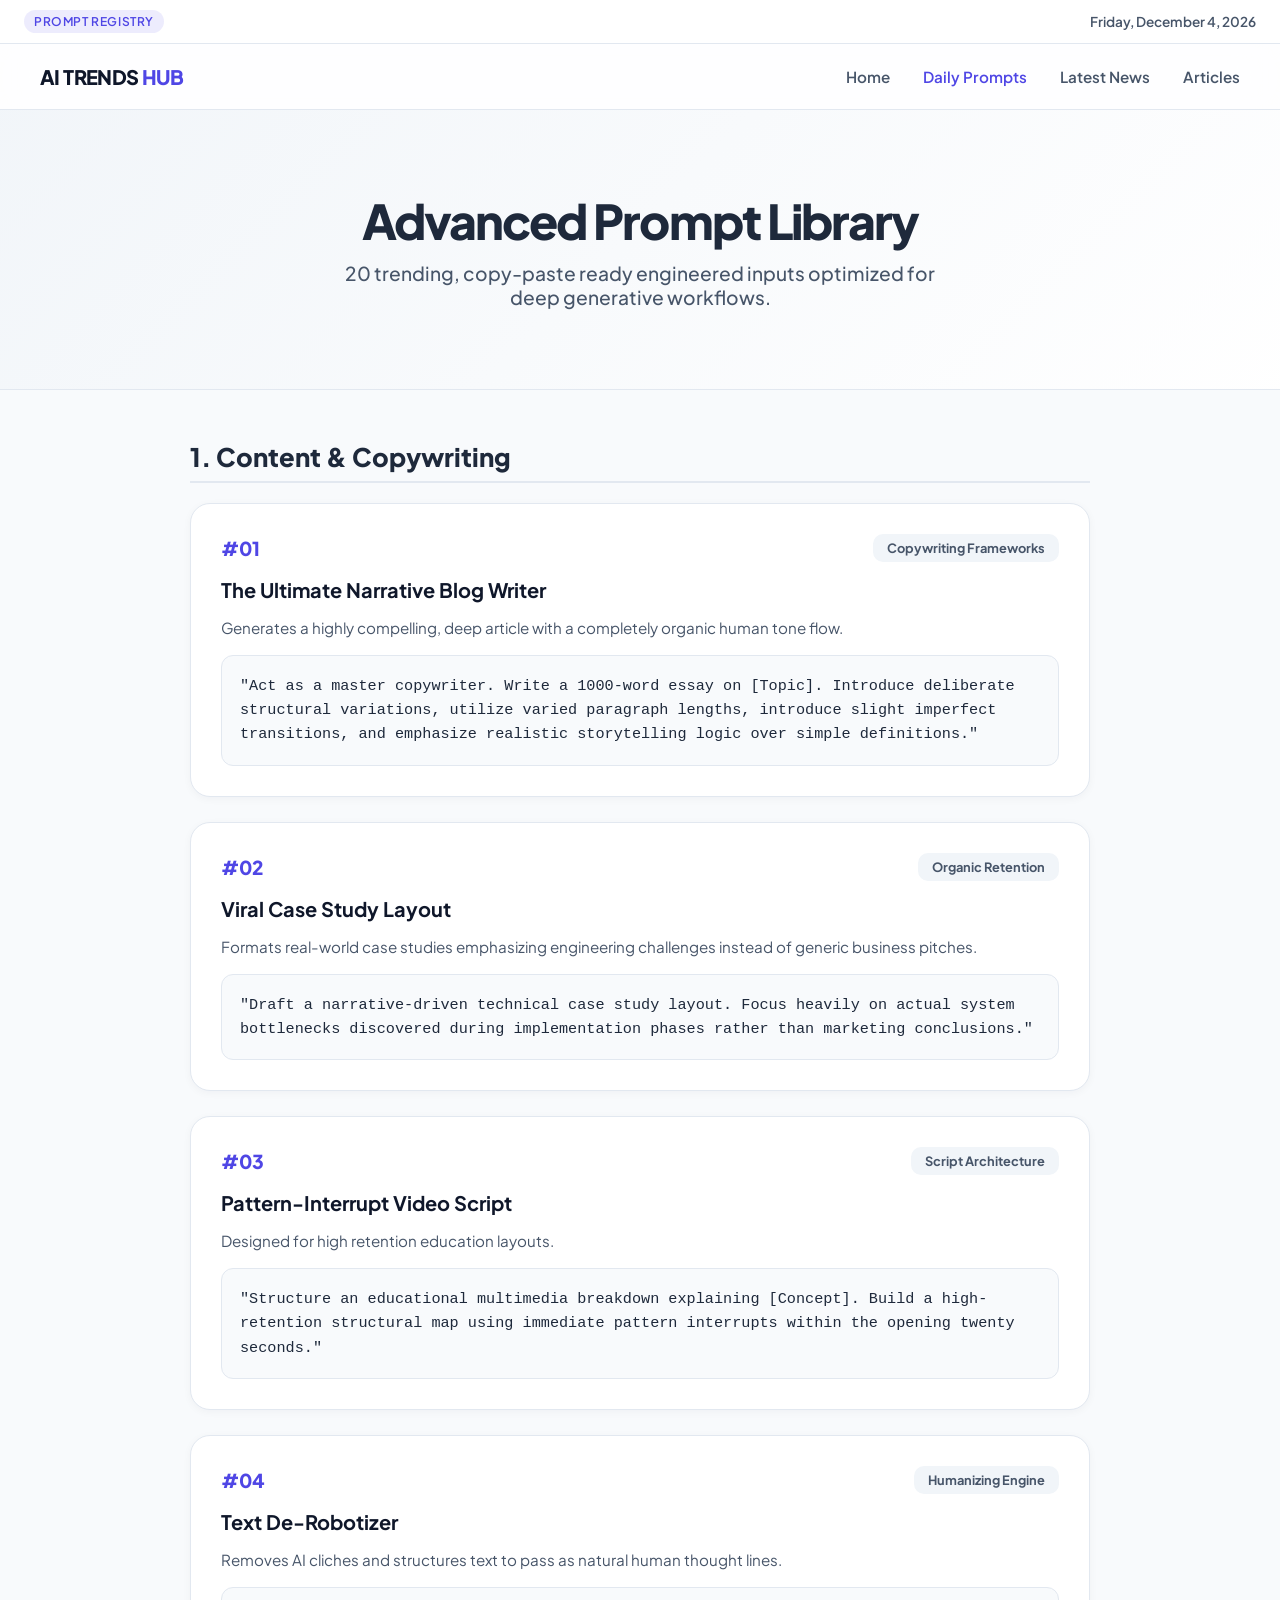
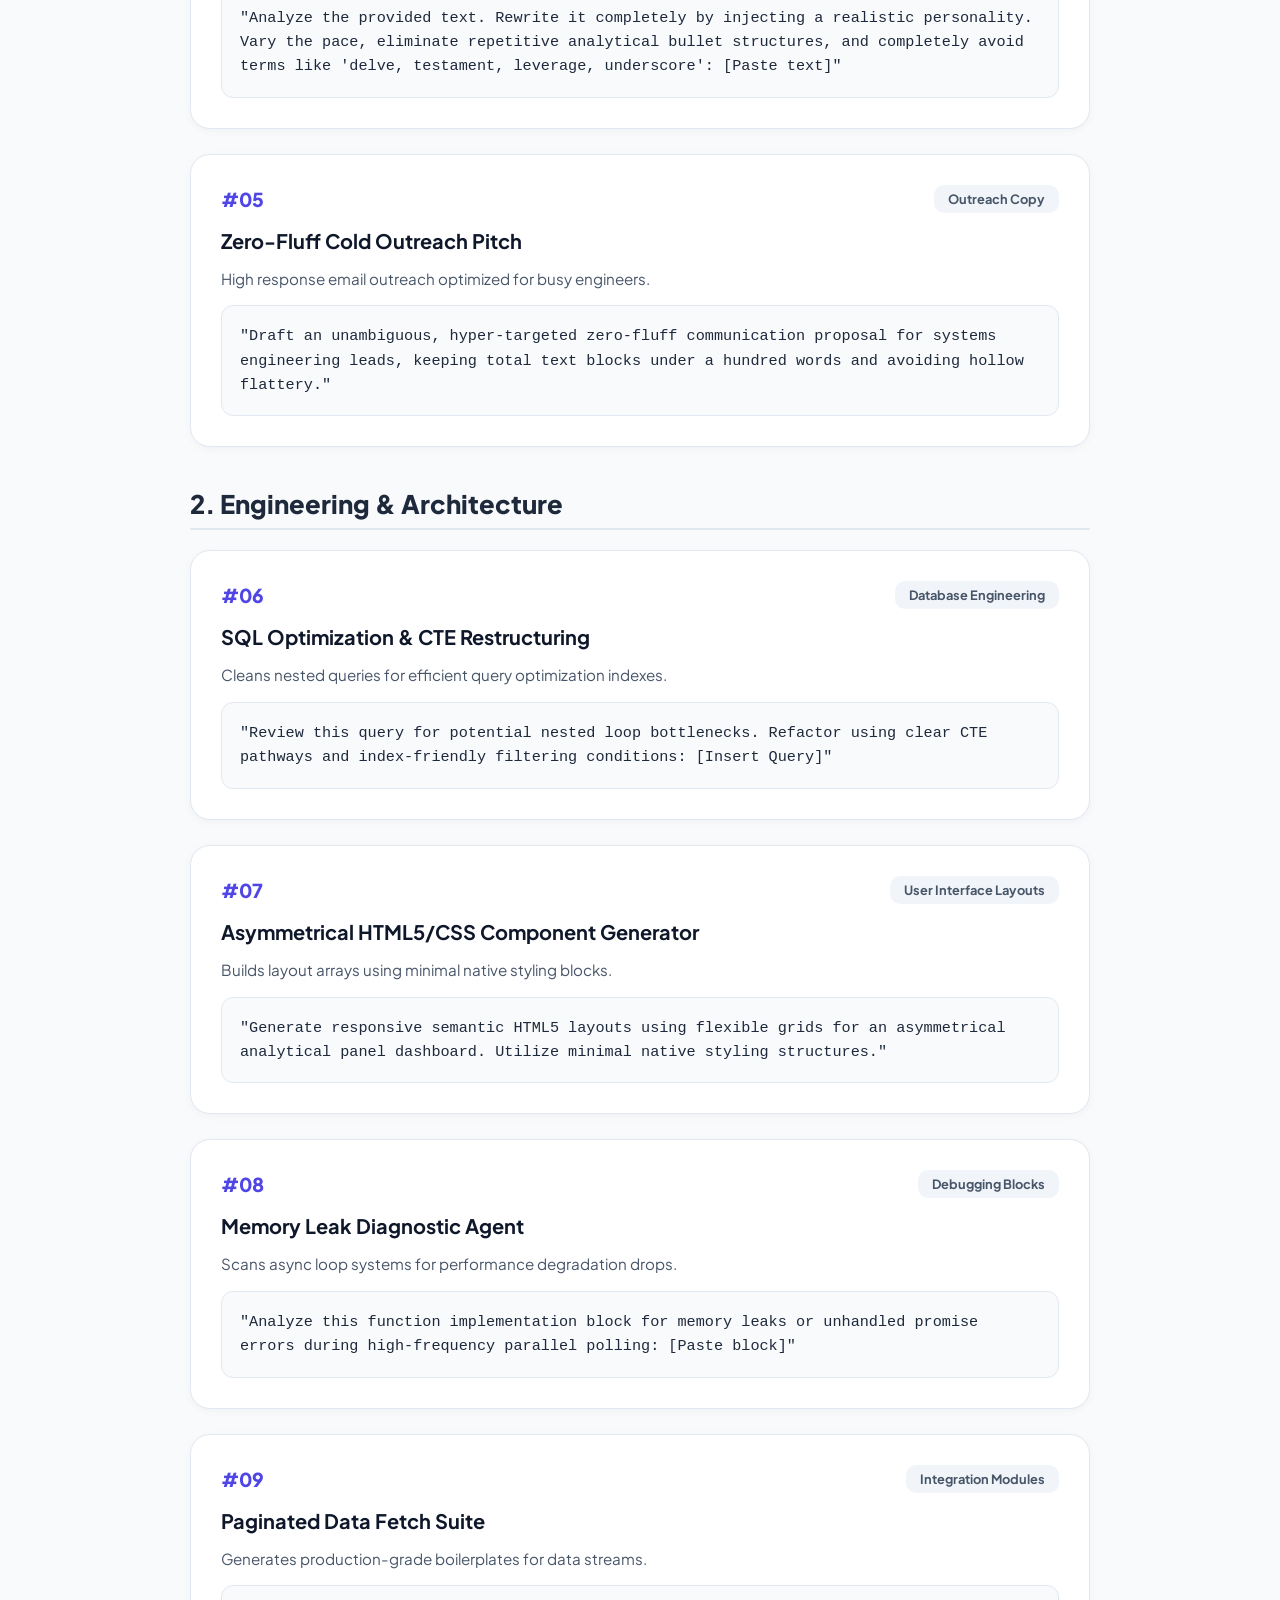
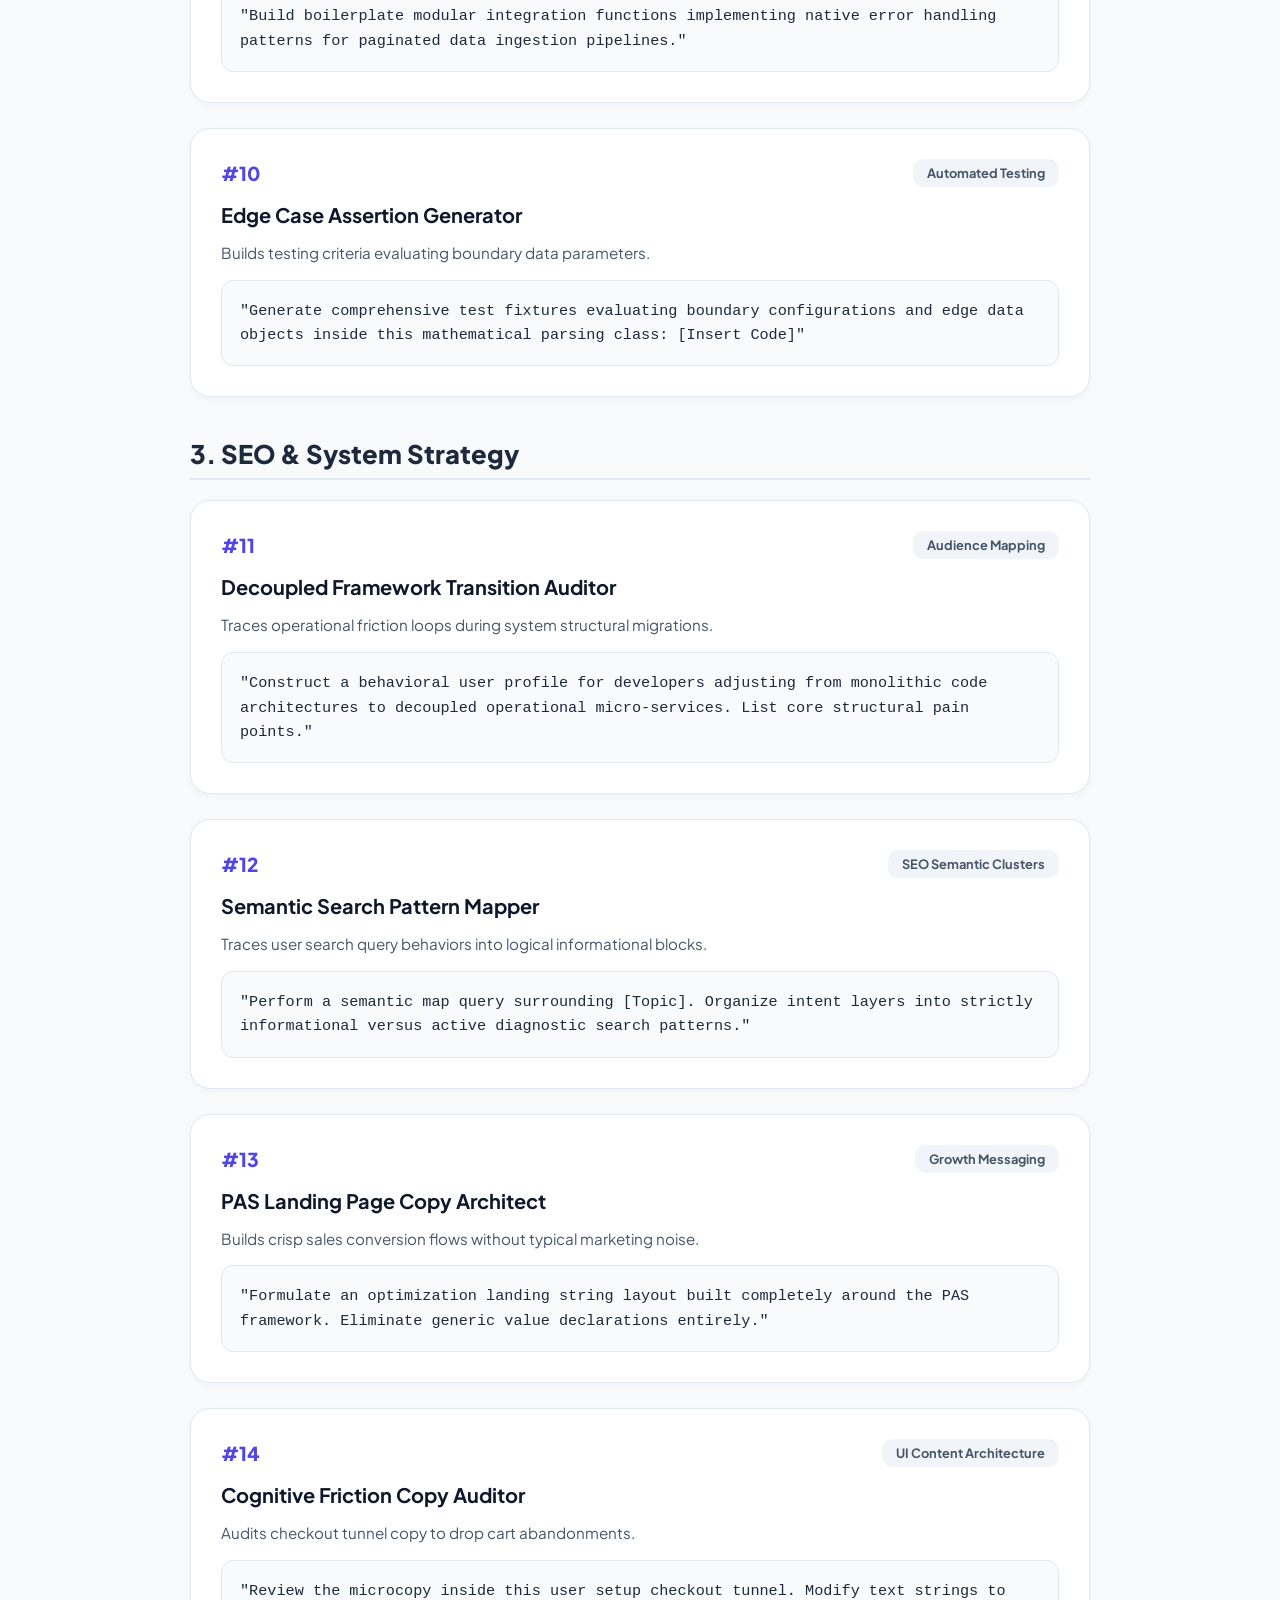
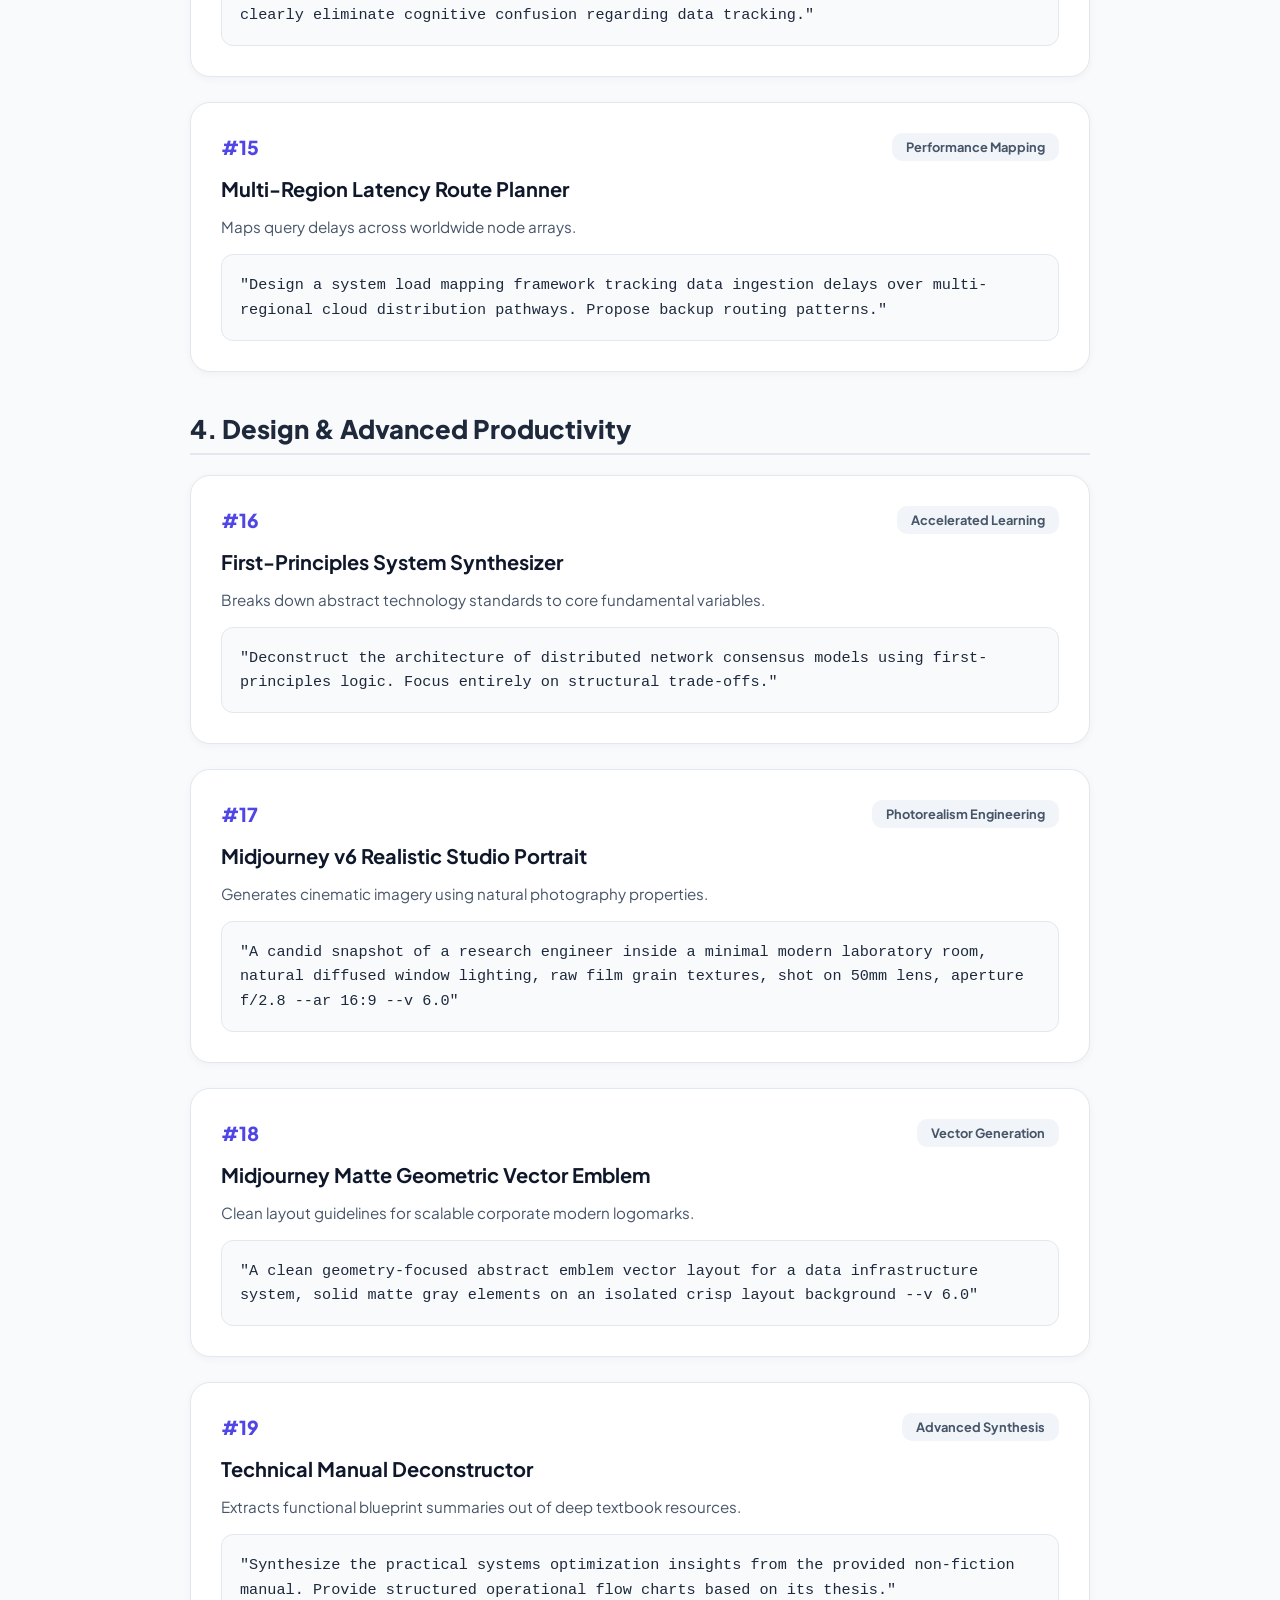
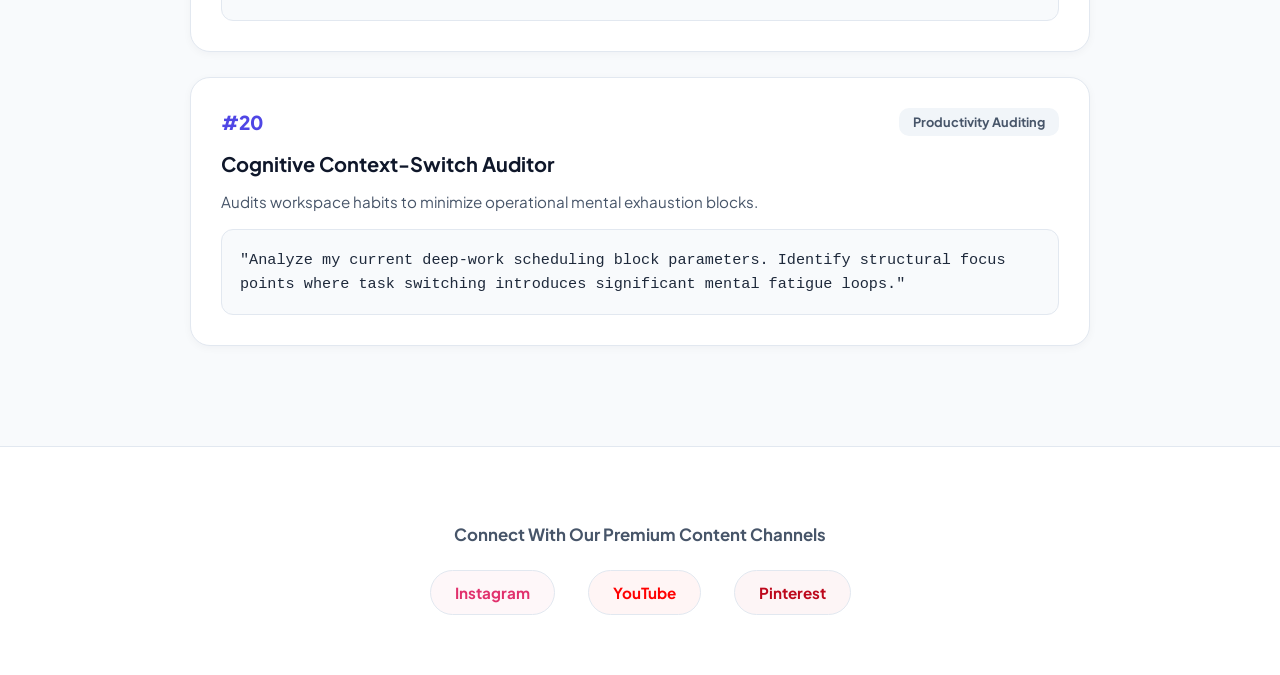
<file: prompts.html>
<!DOCTYPE html>
<html lang="en">
<head>
    <meta charset="UTF-8">
    <meta name="viewport" content="width=device-width, initial-scale=1.0">
    <title>Verified Prompts | AI Trends Hub</title>
    <link rel="preconnect" href="https://fonts.googleapis.com">
    <link rel="preconnect" href="https://fonts.gstatic.com" crossorigin>
    <link href="https://fonts.googleapis.com/css2?family=Plus+Jakarta+Sans:wght@400;500;600;700;800&display=swap" rel="stylesheet">
    <style>
        :root {
            --bg-global: #f8fafc;
            --bg-card: #ffffff;
            --text-main: #0f172a;
            --text-muted: #475569;
            --accent-premium: #4f46e5;
            --border-color: #e2e8f0;
            --shadow-sm: 0 2px 8px rgba(15, 23, 42, 0.04);
            --shadow-md: 0 12px 34px rgba(15, 23, 42, 0.06);
        }
        body { font-family: 'Plus Jakarta Sans', sans-serif; margin: 0; padding: 0; background-color: var(--bg-global); color: var(--text-main); }
        
        .top-ticker { background-color: #ffffff; border-bottom: 1px solid var(--border-color); padding: 10px 24px; font-size: 0.85rem; font-weight: 600; color: var(--text-muted); display: flex; justify-content: space-between; align-items: center; }
        .live-badge { background: rgba(79, 70, 229, 0.1); color: var(--accent-premium); padding: 4px 10px; border-radius: 20px; font-size: 0.75rem; letter-spacing: 0.05em; }
        
        nav { background: rgba(255, 255, 255, 0.8); backdrop-filter: blur(20px); -webkit-backdrop-filter: blur(20px); padding: 20px 40px; position: sticky; top: 0; z-index: 100; border-bottom: 1px solid var(--border-color); display: flex; justify-content: space-between; align-items: center; }
        .logo { font-size: 1.25rem; font-weight: 800; color: var(--text-main); letter-spacing: -0.03em; text-decoration: none; }
        .logo span { color: var(--accent-premium); }
        nav .links a { color: var(--text-muted); text-decoration: none; margin-left: 30px; font-size: 0.95rem; font-weight: 600; transition: 0.2s; }
        nav .links a:hover, nav .links a.active { color: var(--accent-premium); }

        header { position: relative; padding: 80px 20px; text-align: center; background: linear-gradient(135deg, rgba(241, 245, 249, 0.9), rgba(255, 255, 255, 0.95)), url('https://images.unsplash.com/photo-1618005182384-a83a8bd57fbe?auto=format&fit=crop&w=1200&q=80'); background-size: cover; background-position: center; border-bottom: 1px solid var(--border-color); }
        header h1 { margin: 0; font-size: 3rem; font-weight: 800; letter-spacing: -0.04em; color: #1e293b; }
        header p { color: var(--text-muted); font-size: 1.2rem; max-width: 600px; margin: 10px auto 0 auto; font-weight: 500; }

        .main-container { max-width: 900px; margin: 50px auto; padding: 0 20px; }
        .section-title { font-size: 1.6rem; font-weight: 800; color: #1e293b; margin-top: 40px; margin-bottom: 20px; border-bottom: 2px solid var(--border-color); padding-bottom: 8px; }
        
        .prompt-row { background: var(--bg-card); padding: 30px; border-radius: 20px; border: 1px solid var(--border-color); display: flex; flex-direction: column; gap: 15px; box-shadow: var(--shadow-sm); margin-bottom: 25px; transition: 0.3s; }
        .prompt-row:hover { transform: translateY(-2px); box-shadow: var(--shadow-md); border-color: #cbd5e1; }
        .prompt-header { display: flex; justify-content: space-between; align-items: center; }
        .p-num { font-weight: 800; color: var(--accent-premium); font-size: 1.2rem; }
        .p-cat { background: #f1f5f9; padding: 6px 14px; border-radius: 10px; font-size: 0.8rem; font-weight: 700; color: var(--text-muted); }
        .prompt-row h3 { margin: 0; font-size: 1.25rem; font-weight: 700; color: var(--text-main); }
        .prompt-row p { margin: 0; color: var(--text-muted); font-size: 0.95rem; line-height: 1.5; }
        .prompt-code { background: #f8fafc; border: 1px solid #e2e8f0; padding: 18px; border-radius: 12px; font-family: 'Courier New', Courier, monospace; font-size: 0.95rem; color: #1e293b; line-height: 1.6; word-break: break-word; font-weight: 500; }

        footer { background: #ffffff; border-top: 1px solid var(--border-color); padding: 60px 20px; text-align: center; margin-top: 100px; }
        footer p { font-weight: 700; color: var(--text-muted); margin-bottom: 25px; font-size: 1.05rem; }
        .social-links a { display: inline-block; margin: 0 15px; text-decoration: none; font-weight: 700; font-size: 0.95rem; padding: 12px 24px; border-radius: 30px; transition: 0.2s; border: 1px solid var(--border-color); }
        .instagram { color: #e1306c; background: rgba(225, 48, 108, 0.04); }
        .youtube { color: #ff0000; background: rgba(255, 0, 0, 0.04); }
        .pinterest { color: #bd081c; background: rgba(189, 8, 28, 0.04); }
        .social-links a:hover { transform: scale(1.05); box-shadow: var(--shadow-sm); }
    </style>
</head>
<body>

    <div class="top-ticker">
        <div class="live-badge">PROMPT REGISTRY</div>
        <div id="current-date">Loading dynamic calendar...</div>
    </div>

    <nav>
        <a href="index.html" class="logo">AI TRENDS <span>HUB</span></a>
        <div class="links">
            <a href="index.html">Home</a>
            <a href="prompts.html" class="active">Daily Prompts</a>
            <a href="news.html">Latest News</a>
            <a href="articles.html">Articles</a>
        </div>
    </nav>

    <header>
        <h1>Advanced Prompt Library</h1>
        <p>20 trending, copy-paste ready engineered inputs optimized for deep generative workflows.</p>
    </header>

    <div class="main-container">
        
        <h2 class="section-title">1. Content & Copywriting</h2>
        <div class="prompt-row">
            <div class="prompt-header"><span class="p-num">#01</span><span class="p-cat">Copywriting Frameworks</span></div>
            <h3>The Ultimate Narrative Blog Writer</h3>
            <p>Generates a highly compelling, deep article with a completely organic human tone flow.</p>
            <div class="prompt-code">"Act as a master copywriter. Write a 1000-word essay on [Topic]. Introduce deliberate structural variations, utilize varied paragraph lengths, introduce slight imperfect transitions, and emphasize realistic storytelling logic over simple definitions."</div>
        </div>
        <div class="prompt-row">
            <div class="prompt-header"><span class="p-num">#02</span><span class="p-cat">Organic Retention</span></div>
            <h3>Viral Case Study Layout</h3>
            <p>Formats real-world case studies emphasizing engineering challenges instead of generic business pitches.</p>
            <div class="prompt-code">"Draft a narrative-driven technical case study layout. Focus heavily on actual system bottlenecks discovered during implementation phases rather than marketing conclusions."</div>
        </div>
        <div class="prompt-row">
            <div class="prompt-header"><span class="p-num">#03</span><span class="p-cat">Script Architecture</span></div>
            <h3>Pattern-Interrupt Video Script</h3>
            <p>Designed for high retention education layouts.</p>
            <div class="prompt-code">"Structure an educational multimedia breakdown explaining [Concept]. Build a high-retention structural map using immediate pattern interrupts within the opening twenty seconds."</div>
        </div>
        <div class="prompt-row">
            <div class="prompt-header"><span class="p-num">#04</span><span class="p-cat">Humanizing Engine</span></div>
            <h3>Text De-Robotizer</h3>
            <p>Removes AI cliches and structures text to pass as natural human thought lines.</p>
            <div class="prompt-code">"Analyze the provided text. Rewrite it completely by injecting a realistic personality. Vary the pace, eliminate repetitive analytical bullet structures, and completely avoid terms like 'delve, testament, leverage, underscore': [Paste text]"</div>
        </div>
        <div class="prompt-row">
            <div class="prompt-header"><span class="p-num">#05</span><span class="p-cat">Outreach Copy</span></div>
            <h3>Zero-Fluff Cold Outreach Pitch</h3>
            <p>High response email outreach optimized for busy engineers.</p>
            <div class="prompt-code">"Draft an unambiguous, hyper-targeted zero-fluff communication proposal for systems engineering leads, keeping total text blocks under a hundred words and avoiding hollow flattery."</div>
        </div>

        <h2 class="section-title">2. Engineering & Architecture</h2>
        <div class="prompt-row">
            <div class="prompt-header"><span class="p-num">#06</span><span class="p-cat">Database Engineering</span></div>
            <h3>SQL Optimization & CTE Restructuring</h3>
            <p>Cleans nested queries for efficient query optimization indexes.</p>
            <div class="prompt-code">"Review this query for potential nested loop bottlenecks. Refactor using clear CTE pathways and index-friendly filtering conditions: [Insert Query]"</div>
        </div>
        <div class="prompt-row">
            <div class="prompt-header"><span class="p-num">#07</span><span class="p-cat">User Interface Layouts</span></div>
            <h3>Asymmetrical HTML5/CSS Component Generator</h3>
            <p>Builds layout arrays using minimal native styling blocks.</p>
            <div class="prompt-code">"Generate responsive semantic HTML5 layouts using flexible grids for an asymmetrical analytical panel dashboard. Utilize minimal native styling structures."</div>
        </div>
        <div class="prompt-row">
            <div class="prompt-header"><span class="p-num">#08</span><span class="p-cat">Debugging Blocks</span></div>
            <h3>Memory Leak Diagnostic Agent</h3>
            <p>Scans async loop systems for performance degradation drops.</p>
            <div class="prompt-code">"Analyze this function implementation block for memory leaks or unhandled promise errors during high-frequency parallel polling: [Paste block]"</div>
        </div>
        <div class="prompt-row">
            <div class="prompt-header"><span class="p-num">#09</span><span class="p-cat">Integration Modules</span></div>
            <h3>Paginated Data Fetch Suite</h3>
            <p>Generates production-grade boilerplates for data streams.</p>
            <div class="prompt-code">"Build boilerplate modular integration functions implementing native error handling patterns for paginated data ingestion pipelines."</div>
        </div>
        <div class="prompt-row">
            <div class="prompt-header"><span class="p-num">#10</span><span class="p-cat">Automated Testing</span></div>
            <h3>Edge Case Assertion Generator</h3>
            <p>Builds testing criteria evaluating boundary data parameters.</p>
            <div class="prompt-code">"Generate comprehensive test fixtures evaluating boundary configurations and edge data objects inside this mathematical parsing class: [Insert Code]"</div>
        </div>

        <h2 class="section-title">3. SEO & System Strategy</h2>
        <div class="prompt-row">
            <div class="prompt-header"><span class="p-num">#11</span><span class="p-cat">Audience Mapping</span></div>
            <h3>Decoupled Framework Transition Auditor</h3>
            <p>Traces operational friction loops during system structural migrations.</p>
            <div class="prompt-code">"Construct a behavioral user profile for developers adjusting from monolithic code architectures to decoupled operational micro-services. List core structural pain points."</div>
        </div>
        <div class="prompt-row">
            <div class="prompt-header"><span class="p-num">#12</span><span class="p-cat">SEO Semantic Clusters</span></div>
            <h3>Semantic Search Pattern Mapper</h3>
            <p>Traces user search query behaviors into logical informational blocks.</p>
            <div class="prompt-code">"Perform a semantic map query surrounding [Topic]. Organize intent layers into strictly informational versus active diagnostic search patterns."</div>
        </div>
        <div class="prompt-row">
            <div class="prompt-header"><span class="p-num">#13</span><span class="p-cat">Growth Messaging</span></div>
            <h3>PAS Landing Page Copy Architect</h3>
            <p>Builds crisp sales conversion flows without typical marketing noise.</p>
            <div class="prompt-code">"Formulate an optimization landing string layout built completely around the PAS framework. Eliminate generic value declarations entirely."</div>
        </div>
        <div class="prompt-row">
            <div class="prompt-header"><span class="p-num">#14</span><span class="p-cat">UI Content Architecture</span></div>
            <h3>Cognitive Friction Copy Auditor</h3>
            <p>Audits checkout tunnel copy to drop cart abandonments.</p>
            <div class="prompt-code">"Review the microcopy inside this user setup checkout tunnel. Modify text strings to clearly eliminate cognitive confusion regarding data tracking."</div>
        </div>
        <div class="prompt-row">
            <div class="prompt-header"><span class="p-num">#15</span><span class="p-cat">Performance Mapping</span></div>
            <h3>Multi-Region Latency Route Planner</h3>
            <p>Maps query delays across worldwide node arrays.</p>
            <div class="prompt-code">"Design a system load mapping framework tracking data ingestion delays over multi-regional cloud distribution pathways. Propose backup routing patterns."</div>
        </div>

        <h2 class="section-title">4. Design & Advanced Productivity</h2>
        <div class="prompt-row">
            <div class="prompt-header"><span class="p-num">#16</span><span class="p-cat">Accelerated Learning</span></div>
            <h3>First-Principles System Synthesizer</h3>
            <p>Breaks down abstract technology standards to core fundamental variables.</p>
            <div class="prompt-code">"Deconstruct the architecture of distributed network consensus models using first-principles logic. Focus entirely on structural trade-offs."</div>
        </div>
        <div class="prompt-row">
            <div class="prompt-header"><span class="p-num">#17</span><span class="p-cat">Photorealism Engineering</span></div>
            <h3>Midjourney v6 Realistic Studio Portrait</h3>
            <p>Generates cinematic imagery using natural photography properties.</p>
            <div class="prompt-code">"A candid snapshot of a research engineer inside a minimal modern laboratory room, natural diffused window lighting, raw film grain textures, shot on 50mm lens, aperture f/2.8 --ar 16:9 --v 6.0"</div>
        </div>
        <div class="prompt-row">
            <div class="prompt-header"><span class="p-num">#18</span><span class="p-cat">Vector Generation</span></div>
            <h3>Midjourney Matte Geometric Vector Emblem</h3>
            <p>Clean layout guidelines for scalable corporate modern logomarks.</p>
            <div class="prompt-code">"A clean geometry-focused abstract emblem vector layout for a data infrastructure system, solid matte gray elements on an isolated crisp layout background --v 6.0"</div>
        </div>
        <div class="prompt-row">
            <div class="prompt-header"><span class="p-num">#19</span><span class="p-cat">Advanced Synthesis</span></div>
            <h3>Technical Manual Deconstructor</h3>
            <p>Extracts functional blueprint summaries out of deep textbook resources.</p>
            <div class="prompt-code">"Synthesize the practical systems optimization insights from the provided non-fiction manual. Provide structured operational flow charts based on its thesis."</div>
        </div>
        <div class="prompt-row">
            <div class="prompt-header"><span class="p-num">#20</span><span class="p-cat">Productivity Auditing</span></div>
            <h3>Cognitive Context-Switch Auditor</h3>
            <p>Audits workspace habits to minimize operational mental exhaustion blocks.</p>
            <div class="prompt-code">"Analyze my current deep-work scheduling block parameters. Identify structural focus points where task switching introduces significant mental fatigue loops."</div>
        </div>

    </div>

    <footer>
        <p>Connect With Our Premium Content Channels</p>
        <div class="social-links">
            <a href="#" target="_blank" class="instagram">Instagram</a>
            <a href="#" target="_blank" class="youtube">YouTube</a>
            <a href="#" target="_blank" class="pinterest">Pinterest</a>
        </div>
    </footer>

    <script>
        function updatePortalDate() {
            const options = { weekday: 'long', year: 'numeric', month: 'long', day: 'numeric' };
            const today  = new Date();
            document.getElementById("current-date").innerText = today.toLocaleDateString("en-US", options);
        }
        updatePortalDate();
    </script>
</body>
</html>
</file>
